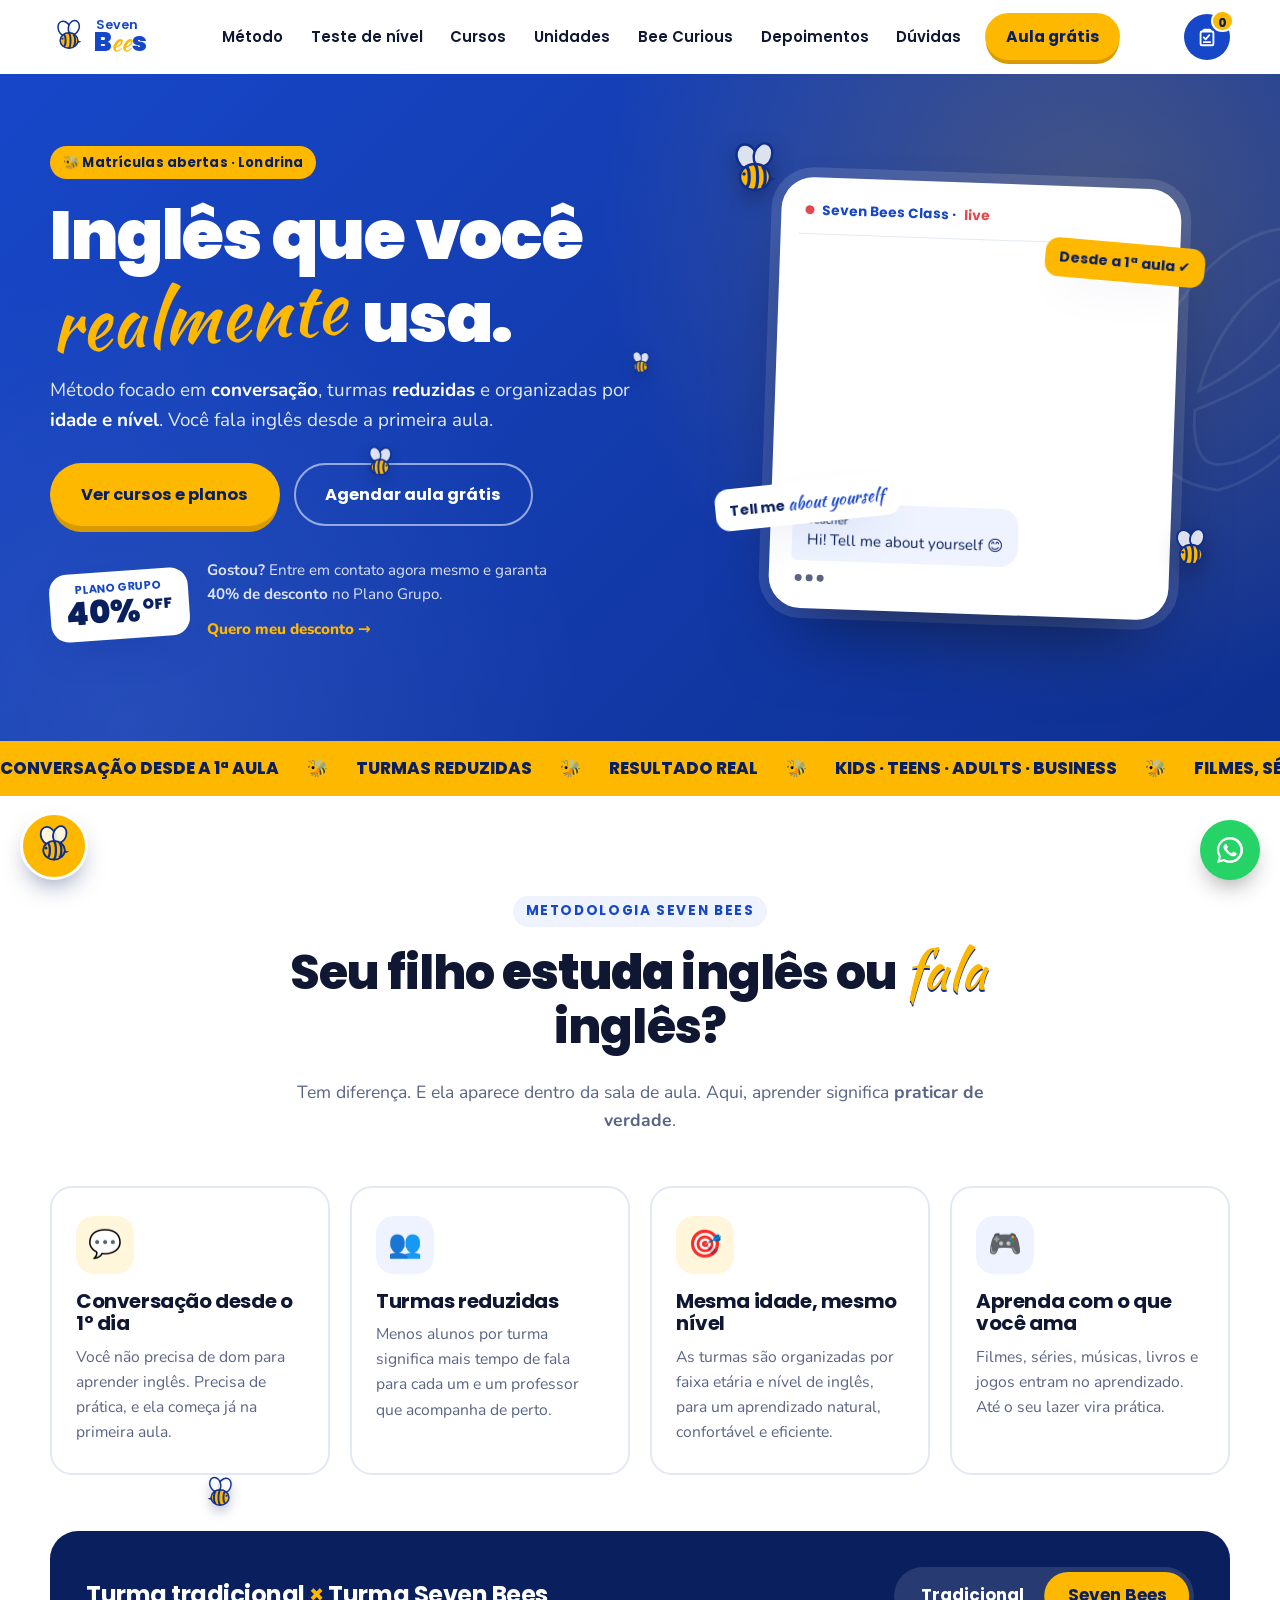
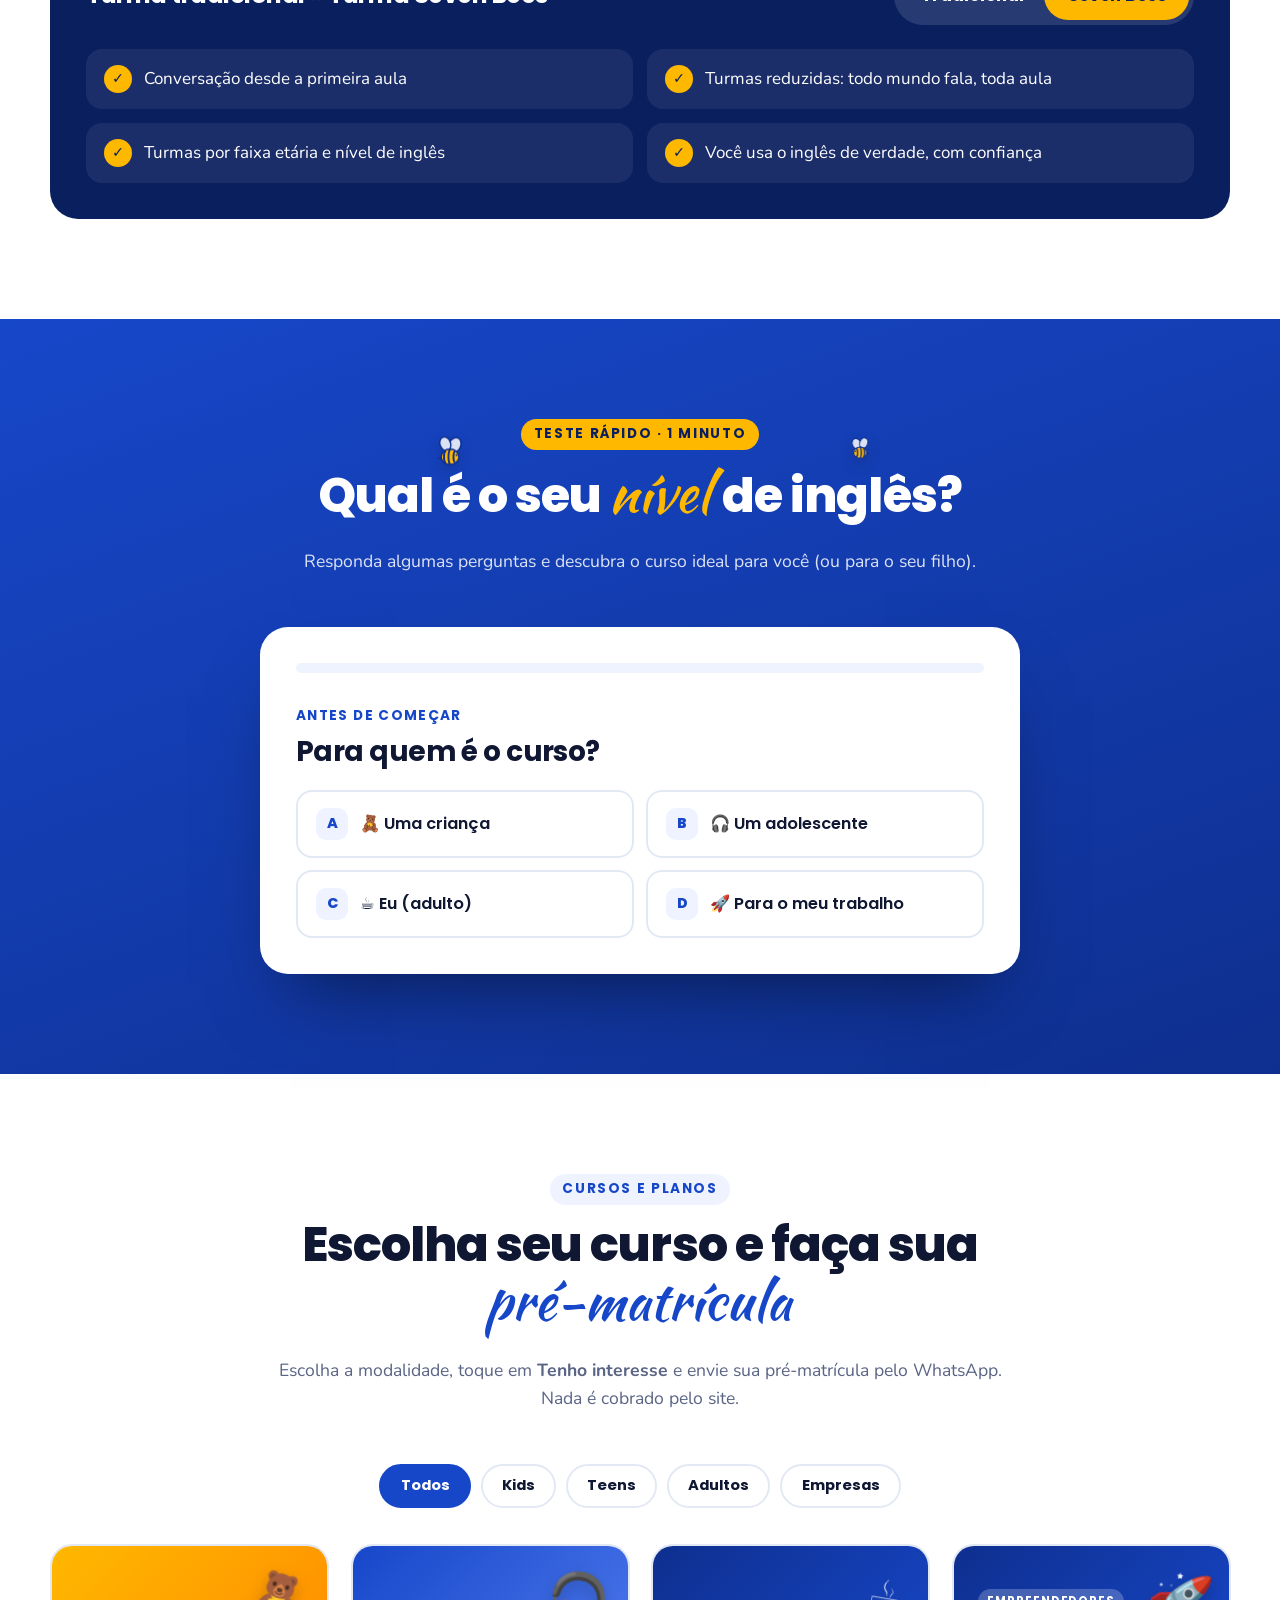
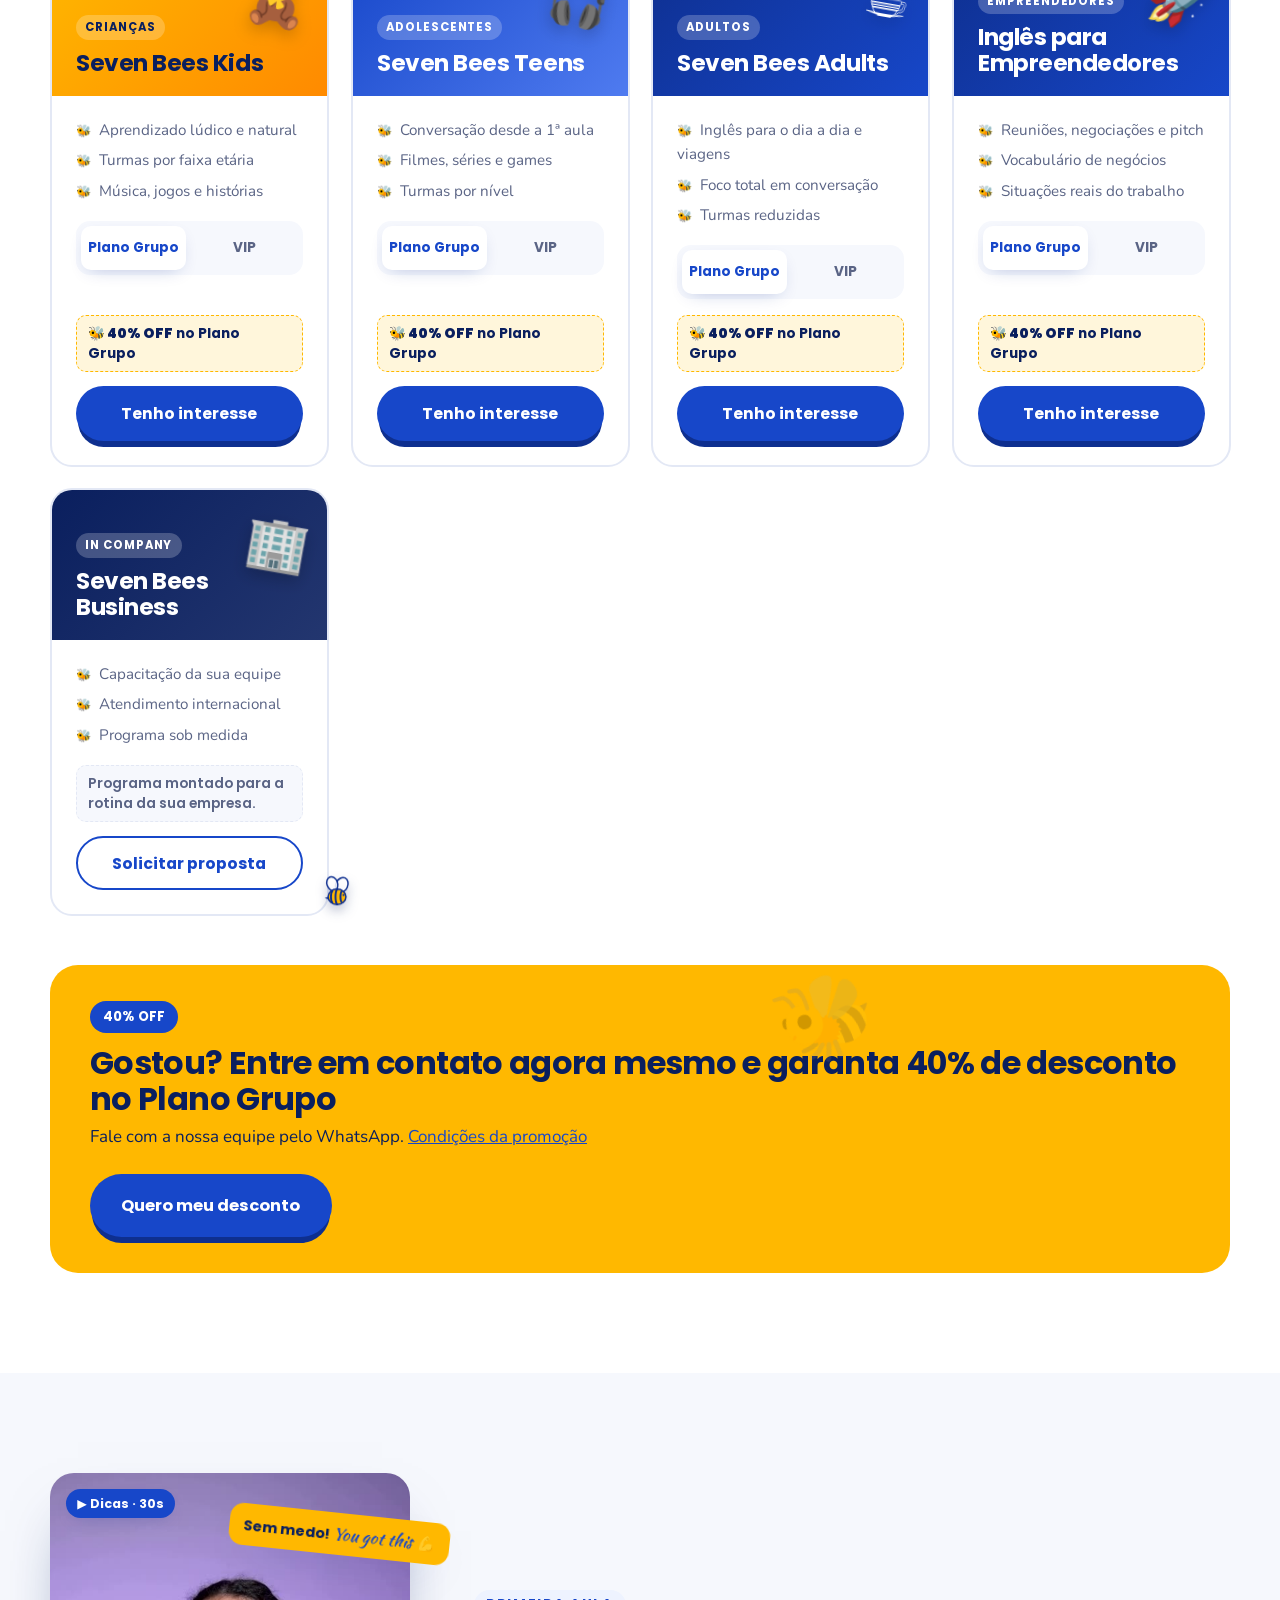
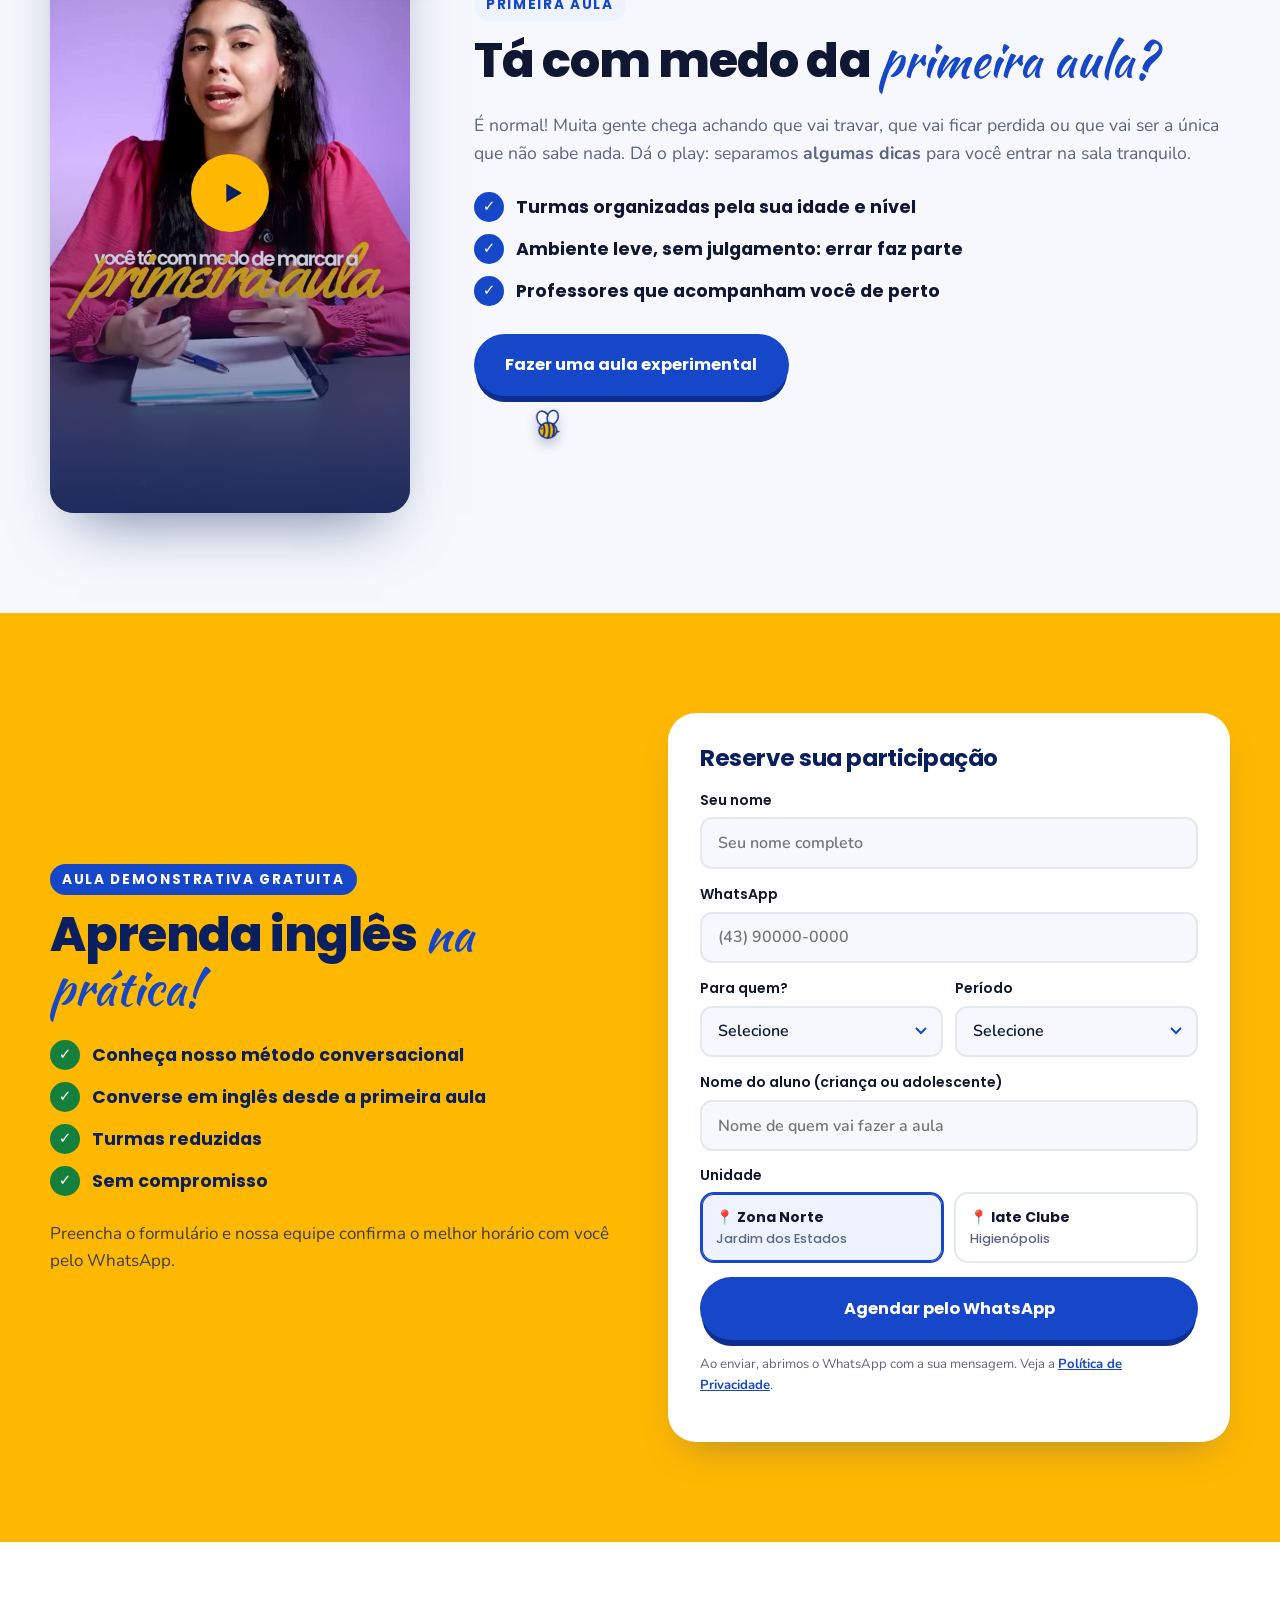
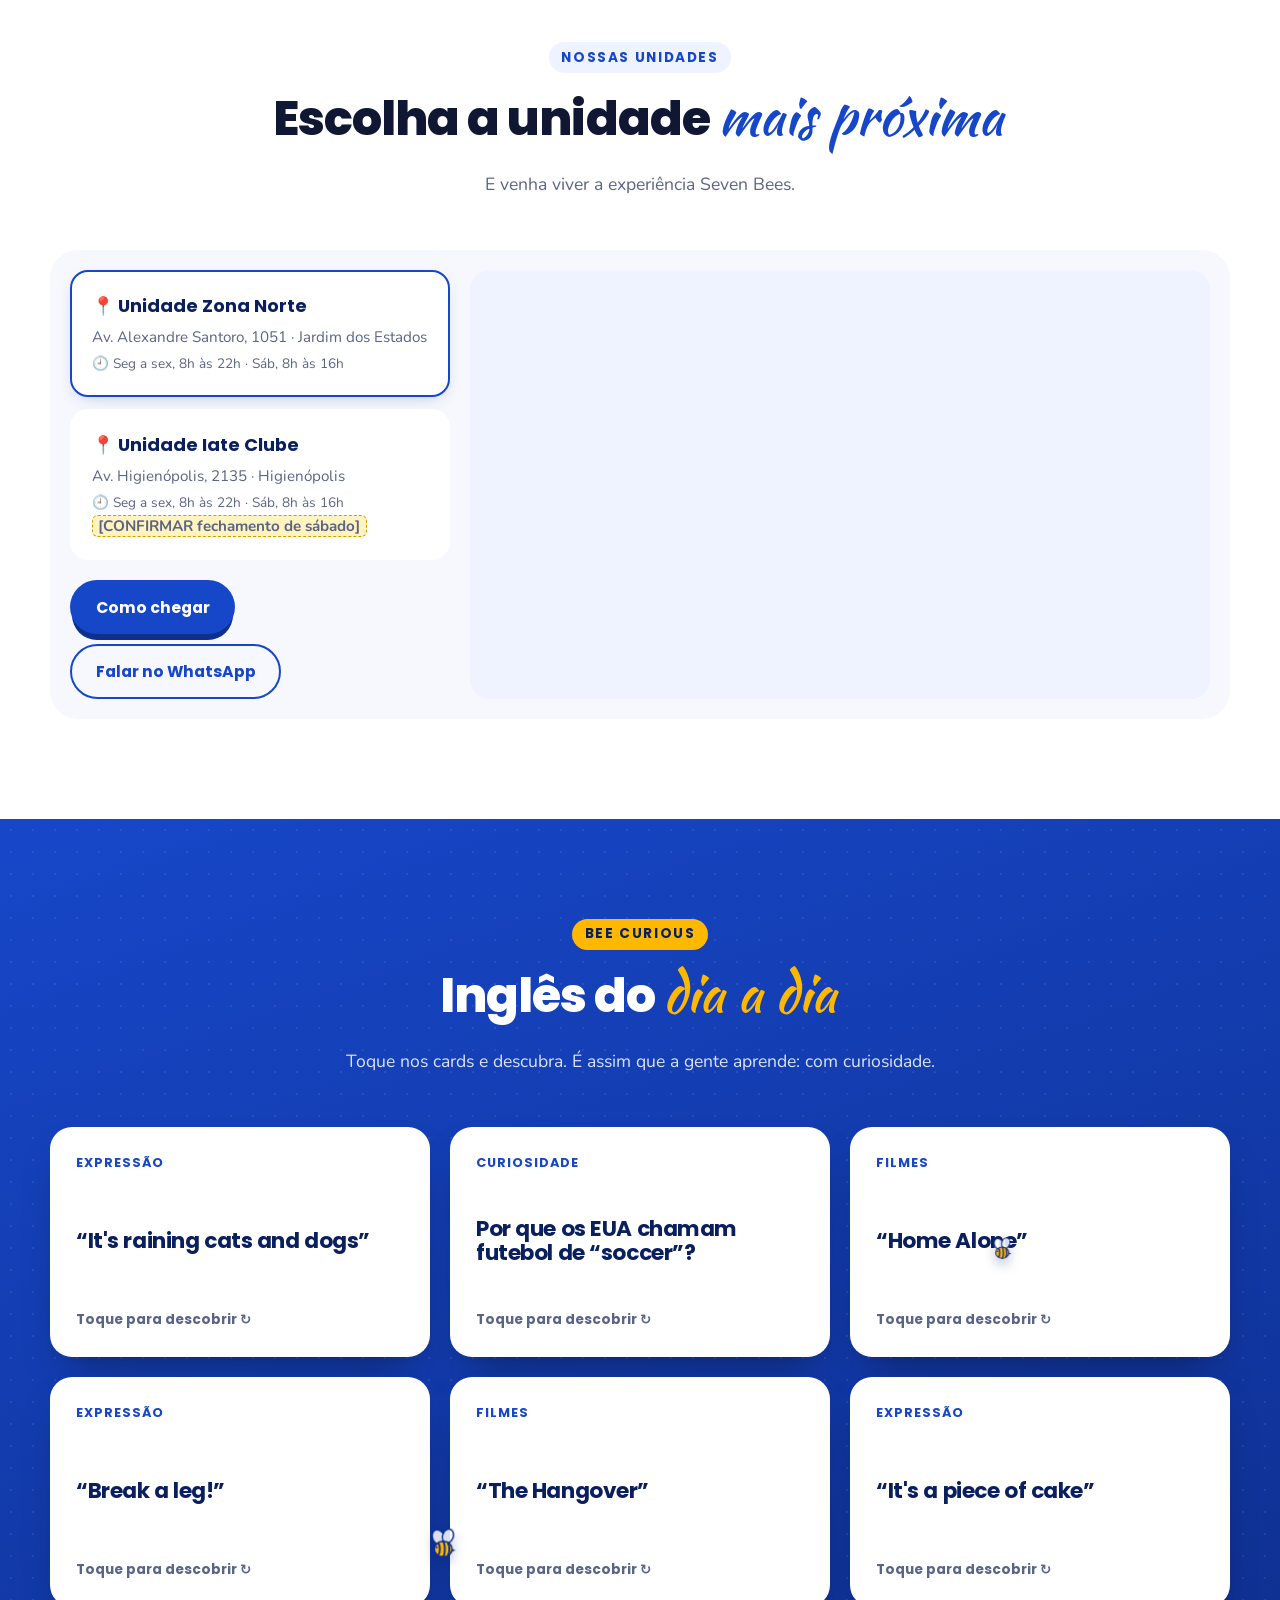
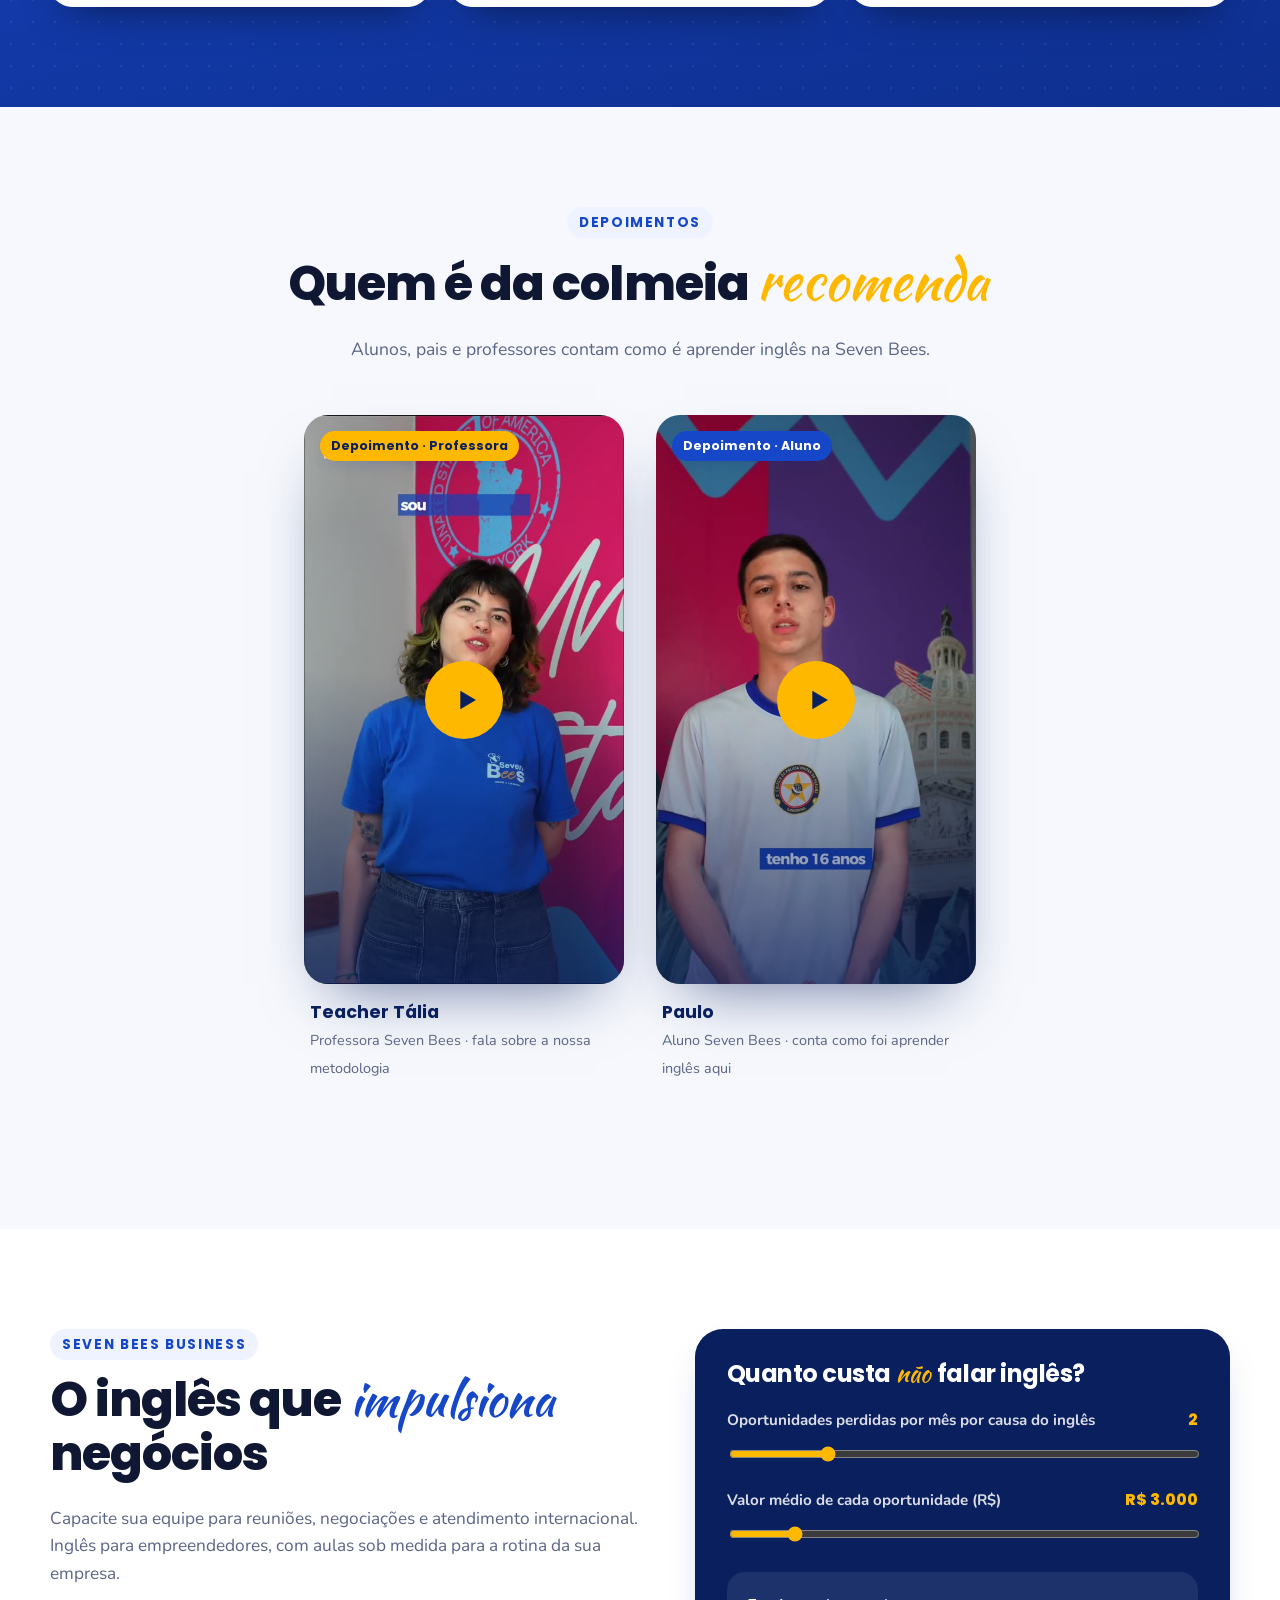
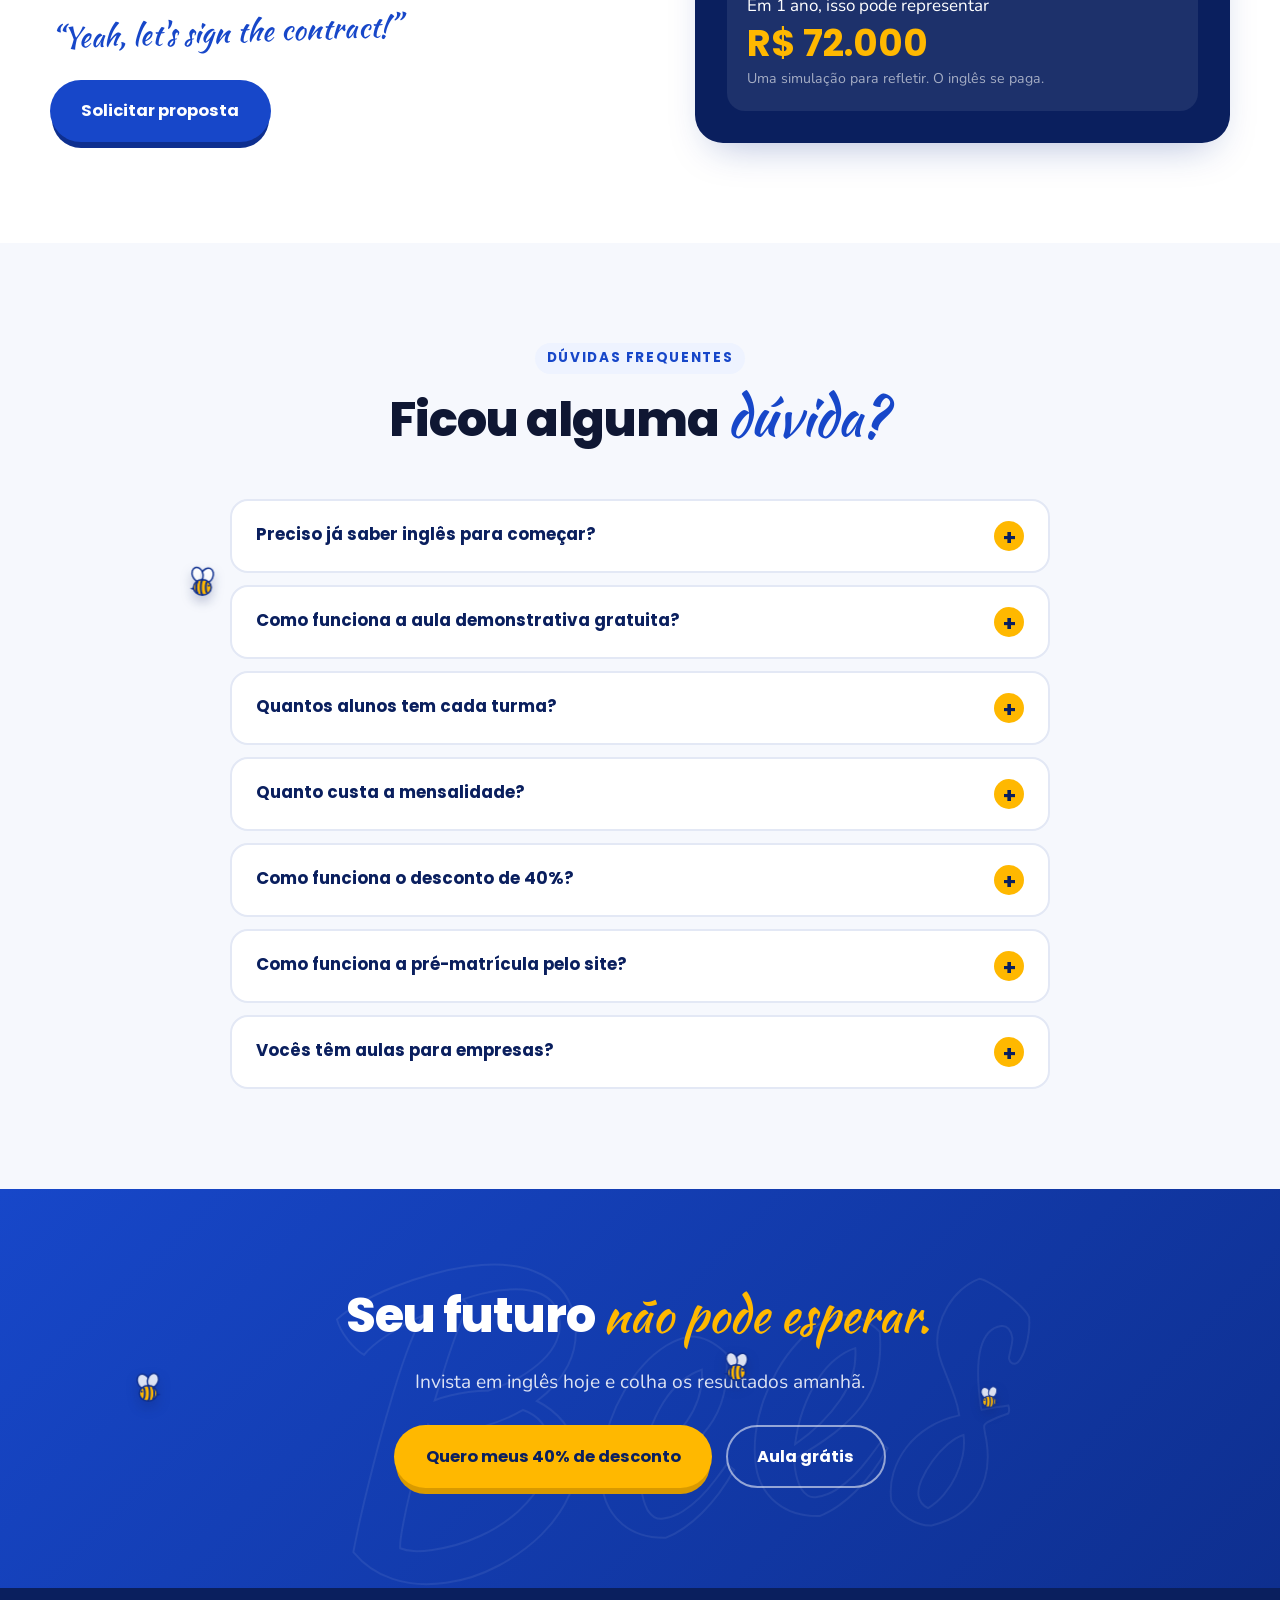
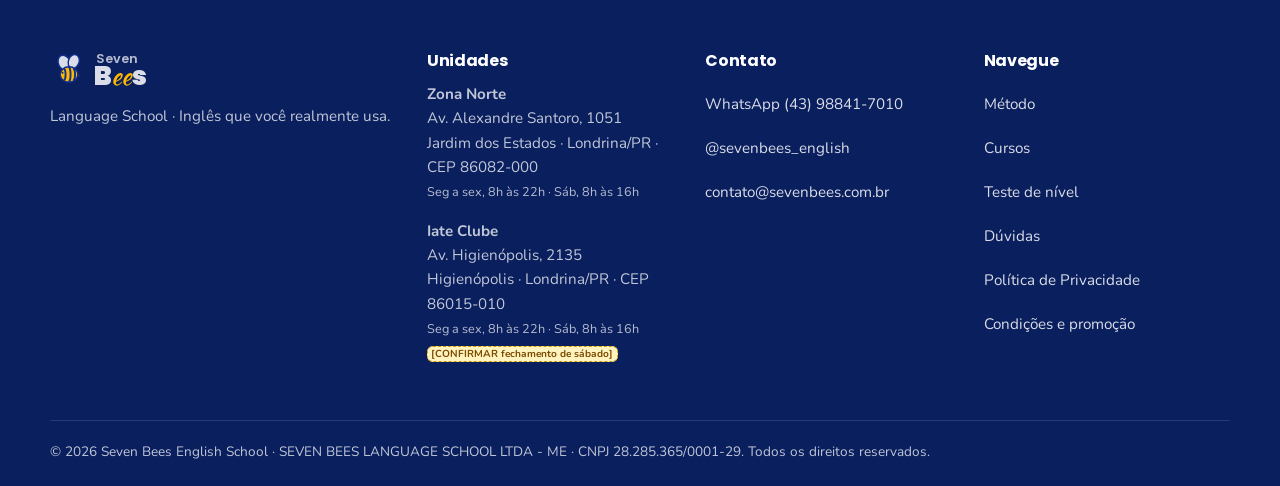
<file: index.html>
<!doctype html>
<html lang="pt-BR">
<head>
  <meta charset="utf-8">
  <meta name="viewport" content="width=device-width, initial-scale=1">
  <title>Seven Bees English School | Inglês que você realmente usa · Londrina</title>
  <meta name="description" content="Escola de inglês em Londrina com método focado em conversação, turmas reduzidas e organizadas por idade e nível. Unidades Zona Norte e Iate Clube. Agende sua aula grátis!">
  <script>document.documentElement.classList.add("js")</script>
  <!-- Domínio da escola: sevenbees.com.br (também no robots.txt e no sitemap.xml) -->
  <link rel="canonical" href="https://sevenbees.com.br/">
  <meta property="og:type" content="website">
  <meta property="og:locale" content="pt_BR">
  <meta property="og:site_name" content="Seven Bees English School">
  <meta property="og:url" content="https://sevenbees.com.br/">
  <meta property="og:title" content="Seven Bees English School · Inglês em Londrina">
  <meta property="og:description" content="Inglês que você realmente usa: conversação desde a 1ª aula e turmas reduzidas. Garanta 40% de desconto no Plano Grupo.">
  <meta property="og:image" content="https://sevenbees.com.br/assets/og-image.jpg">
  <meta property="og:image:width" content="1200">
  <meta property="og:image:height" content="630">
  <meta property="og:image:alt" content="Seven Bees English School: inglês que você realmente usa, em Londrina">
  <meta name="twitter:card" content="summary_large_image">
  <meta name="theme-color" content="#1747C9">
  <link rel="icon" href="assets/favicon.svg" type="image/svg+xml">
  <link rel="apple-touch-icon" href="assets/apple-touch-icon.png">
  <!-- Dados para o Google (copiar aqui se mudar telefone ou endereço no CONFIG do js/main.js) -->
  <script type="application/ld+json">
  {
    "@context": "https://schema.org",
    "@graph": [
      {
        "@type": "EducationalOrganization",
        "@id": "https://sevenbees.com.br/#escola",
        "name": "Seven Bees English School",
        "url": "https://sevenbees.com.br/",
        "logo": "https://sevenbees.com.br/assets/apple-touch-icon.png",
        "image": "https://sevenbees.com.br/assets/og-image.jpg",
        "description": "Escola de inglês em Londrina com método focado em conversação e turmas reduzidas, para crianças, adolescentes, adultos e empresas.",
        "telephone": "+55 43 98841-7010",
        "email": "contato@sevenbees.com.br",
        "sameAs": ["https://www.instagram.com/sevenbees_english/"],
        "department": [{ "@id": "https://sevenbees.com.br/#zona-norte" }, { "@id": "https://sevenbees.com.br/#iate-clube" }]
      },
      {
        "@type": ["LocalBusiness", "EducationalOrganization"],
        "@id": "https://sevenbees.com.br/#zona-norte",
        "name": "Seven Bees English School · Unidade Zona Norte",
        "parentOrganization": { "@id": "https://sevenbees.com.br/#escola" },
        "image": "https://sevenbees.com.br/assets/og-image.jpg",
        "telephone": "+55 43 98841-7010",
        "address": { "@type": "PostalAddress", "streetAddress": "Av. Alexandre Santoro, 1051 - Jardim dos Estados", "addressLocality": "Londrina", "addressRegion": "PR", "postalCode": "86082-000", "addressCountry": "BR" },
        "openingHoursSpecification": [
          { "@type": "OpeningHoursSpecification", "dayOfWeek": ["Monday","Tuesday","Wednesday","Thursday","Friday"], "opens": "08:00", "closes": "22:00" },
          { "@type": "OpeningHoursSpecification", "dayOfWeek": "Saturday", "opens": "08:00", "closes": "16:00" }
        ]
      },
      {
        "@type": ["LocalBusiness", "EducationalOrganization"],
        "@id": "https://sevenbees.com.br/#iate-clube",
        "name": "Seven Bees English School · Unidade Iate Clube",
        "parentOrganization": { "@id": "https://sevenbees.com.br/#escola" },
        "image": "https://sevenbees.com.br/assets/og-image.jpg",
        "telephone": "+55 43 98841-7010",
        "address": { "@type": "PostalAddress", "streetAddress": "Av. Higienópolis, 2135 - Higienópolis", "addressLocality": "Londrina", "addressRegion": "PR", "postalCode": "86015-010", "addressCountry": "BR" },
        "openingHoursSpecification": [
          { "@type": "OpeningHoursSpecification", "dayOfWeek": ["Monday","Tuesday","Wednesday","Thursday","Friday"], "opens": "08:00", "closes": "22:00" }
        ]
      }
    ]
  }
  </script>
  <link rel="preconnect" href="https://fonts.googleapis.com">
  <link rel="preconnect" href="https://fonts.gstatic.com" crossorigin>
  <!-- fontes sem travar a primeira pintura (carregam em paralelo) -->
  <link rel="preload" as="style" href="https://fonts.googleapis.com/css2?family=Poppins:wght@500;600;700;800;900&family=Nunito:wght@400;600;700;800&family=Kaushan+Script&display=swap">
  <link rel="stylesheet" href="https://fonts.googleapis.com/css2?family=Poppins:wght@500;600;700;800;900&family=Nunito:wght@400;600;700;800&family=Kaushan+Script&display=swap" media="print" onload="this.media='all'">
  <noscript><link rel="stylesheet" href="https://fonts.googleapis.com/css2?family=Poppins:wght@500;600;700;800;900&family=Nunito:wght@400;600;700;800&family=Kaushan+Script&display=swap"></noscript>
  <link rel="stylesheet" href="css/style.css">
</head>
<body>

<!-- ============ HEADER ============ -->
<header class="header" id="topo">
  <div class="container header__inner">
    <a href="#topo" class="logo" aria-label="Seven Bees - início">
      <svg class="logo__bee" viewBox="0 0 64 64" aria-hidden="true"><use href="#bee"/></svg>
      <span class="logo__text"><small>Seven</small><b>B<i>ee</i>s</b></span>
    </a>

    <nav class="nav" id="nav" aria-label="Principal">
      <a href="#metodo">Método</a>
      <a href="#teste">Teste de nível</a>
      <a href="#cursos">Cursos</a>
      <a href="#unidades">Unidades</a>
      <a href="#curiosidades">Bee Curious</a>
      <a href="#depoimentos">Depoimentos</a>
      <a href="#faq">Dúvidas</a>
      <a href="#aula-gratis" class="btn btn--yellow nav__cta">Aula grátis</a>
    </nav>

    <div class="header__actions">
      <button class="cart-btn" id="cartOpen" aria-label="Meus cursos de interesse" title="Meus cursos de interesse">
        <svg viewBox="0 0 24 24" aria-hidden="true"><path d="M9 4h6a1 1 0 0 1 1 1v1H8V5a1 1 0 0 1 1-1zM8 6H6.5A1.5 1.5 0 0 0 5 7.5v12A1.5 1.5 0 0 0 6.5 21h11a1.5 1.5 0 0 0 1.5-1.5v-12A1.5 1.5 0 0 0 17.5 6H16M8.5 12.5l2 2 4-4.5M8.5 17.5h7" fill="none" stroke="currentColor" stroke-width="2" stroke-linecap="round" stroke-linejoin="round"/></svg>
        <span class="cart-btn__count" id="cartCount">0</span>
      </button>
      <button class="burger" id="burger" aria-label="Abrir menu" aria-expanded="false" aria-controls="nav"><span></span><span></span><span></span></button>
    </div>
  </div>
</header>

<main>

<!-- ============ HERO ============ -->
<section class="hero" id="inicio" data-bees="2">
  <div class="hero__scribble" aria-hidden="true">ee</div>
  <div class="container hero__grid">
    <div class="hero__copy reveal">
      <span class="pill pill--yellow">🐝 Matrículas abertas · Londrina</span>
      <h1>Inglês que você <span class="script">realmente</span> usa.</h1>
      <p class="hero__lead">Método focado em <strong>conversação</strong>, turmas <strong>reduzidas</strong> e organizadas por <strong>idade e nível</strong>. Você fala inglês desde a primeira aula.</p>
      <div class="hero__ctas">
        <a href="#cursos" class="btn btn--yellow btn--lg">Ver cursos e planos</a>
        <a href="#aula-gratis" class="btn btn--ghost btn--lg">Agendar aula grátis</a>
      </div>
      <div class="hero__promo">
        <div class="promo-tag">
          <span>Plano Grupo</span>
          <strong>40%<sup>OFF</sup></strong>
        </div>
        <p><b>Gostou?</b> Entre em contato agora mesmo e garanta <b>40% de desconto</b> no Plano Grupo. <a class="hero__promo-link" data-wa="promo" href="#aula-gratis">Quero meu desconto →</a></p>
      </div>
    </div>

    <div class="hero__visual reveal" aria-label="Exemplo de conversa em inglês">
      <div class="phone">
        <div class="phone__top"><span class="dot"></span> Seven Bees Class · <em>live</em></div>
        <div class="chat" id="chat"></div>
        <div class="phone__typing" id="typing"><span></span><span></span><span></span></div>
      </div>
      <svg class="float-bee float-bee--1" viewBox="0 0 64 64" aria-hidden="true"><use href="#bee"/></svg>
      <svg class="float-bee float-bee--2" viewBox="0 0 64 64" aria-hidden="true"><use href="#bee"/></svg>
      <div class="sticker sticker--1">Tell me <span class="script">about yourself</span></div>
      <div class="sticker sticker--2">Desde a <b>1ª aula</b> ✔</div>
    </div>
  </div>

  <div class="marquee" aria-hidden="true">
    <div class="marquee__track">
      <span>Conversação desde a 1ª aula</span><span>🐝</span>
      <span>Turmas reduzidas</span><span>🐝</span>
      <span>Resultado real</span><span>🐝</span>
      <span>Kids · Teens · Adults · Business</span><span>🐝</span>
      <span>Filmes, séries, músicas e jogos</span><span>🐝</span>
      <span>Conversação desde a 1ª aula</span><span>🐝</span>
      <span>Turmas reduzidas</span><span>🐝</span>
      <span>Resultado real</span><span>🐝</span>
      <span>Kids · Teens · Adults · Business</span><span>🐝</span>
      <span>Filmes, séries, músicas e jogos</span><span>🐝</span>
    </div>
  </div>
</section>

<!-- ============ MÉTODO ============ -->
<section class="section" id="metodo" data-bees="1">
  <div class="container">
    <div class="section__head reveal">
      <span class="eyebrow">Metodologia Seven Bees</span>
      <h2>Seu filho <em>estuda</em> inglês ou <span class="script">fala</span> inglês?</h2>
      <p>Tem diferença. E ela aparece dentro da sala de aula. Aqui, aprender significa <strong>praticar de verdade</strong>.</p>
    </div>

    <div class="pillars">
      <article class="pillar reveal">
        <div class="pillar__icon">💬</div>
        <h3>Conversação desde o 1º dia</h3>
        <p>Você não precisa de dom para aprender inglês. Precisa de prática, e ela começa já na primeira aula.</p>
      </article>
      <article class="pillar reveal">
        <div class="pillar__icon">👥</div>
        <h3>Turmas reduzidas</h3>
        <p>Menos alunos por turma significa mais tempo de fala para cada um e um professor que acompanha de perto.</p>
      </article>
      <article class="pillar reveal">
        <div class="pillar__icon">🎯</div>
        <h3>Mesma idade, mesmo nível</h3>
        <p>As turmas são organizadas por faixa etária e nível de inglês, para um aprendizado natural, confortável e eficiente.</p>
      </article>
      <article class="pillar reveal">
        <div class="pillar__icon">🎮</div>
        <h3>Aprenda com o que você ama</h3>
        <p>Filmes, séries, músicas, livros e jogos entram no aprendizado. Até o seu lazer vira prática.</p>
      </article>
    </div>

    <!-- Comparativo interativo -->
    <div class="compare reveal">
      <div class="compare__head">
        <h3>Turma tradicional <span>×</span> Turma Seven Bees</h3>
        <div class="switch" role="group" aria-label="Comparar tipos de turma">
          <button type="button" class="switch__btn" data-mode="trad" aria-pressed="false">Tradicional</button>
          <button type="button" class="switch__btn is-active" data-mode="seven" aria-pressed="true">Seven Bees</button>
          <span class="switch__thumb"></span>
        </div>
      </div>
      <ul class="compare__list" id="compareList"></ul>
    </div>
  </div>
</section>

<!-- ============ TESTE DE NÍVEL ============ -->
<section class="section section--blue" id="teste" data-bees="2">
  <div class="container">
    <div class="section__head section__head--light reveal">
      <span class="eyebrow eyebrow--yellow">Teste rápido · 1 minuto</span>
      <h2>Qual é o seu <span class="script">nível</span> de inglês?</h2>
      <p>Responda algumas perguntas e descubra o curso ideal para você (ou para o seu filho).</p>
    </div>

    <div class="quiz reveal" id="quiz">
      <div class="quiz__progress"><span id="quizBar"></span></div>
      <div class="quiz__body" id="quizBody"></div>
    </div>
  </div>
</section>

<!-- ============ CURSOS / LOJA ============ -->
<section class="section" id="cursos" data-bees="1">
  <div class="container">
    <div class="section__head reveal">
      <span class="eyebrow">Cursos e planos</span>
      <h2>Escolha seu curso e faça sua <span class="script">pré-matrícula</span></h2>
      <p>Escolha a modalidade, toque em <b>Tenho interesse</b> e envie sua pré-matrícula pelo WhatsApp. Nada é cobrado pelo site.</p>
    </div>

    <div class="filters reveal" role="group" aria-label="Filtrar cursos">
      <button type="button" class="chip is-active" data-filter="all" aria-pressed="true">Todos</button>
      <button type="button" class="chip" data-filter="kids" aria-pressed="false">Kids</button>
      <button type="button" class="chip" data-filter="teens" aria-pressed="false">Teens</button>
      <button type="button" class="chip" data-filter="adults" aria-pressed="false">Adultos</button>
      <button type="button" class="chip" data-filter="business" aria-pressed="false">Empresas</button>
    </div>

    <div class="courses" id="courses"></div>

    <div class="promo-banner reveal">
      <div>
        <span class="pill pill--blue">40% OFF</span>
        <h3>Gostou? Entre em contato agora mesmo e garanta <strong>40% de desconto</strong> no Plano Grupo</h3>
        <p>Fale com a nossa equipe pelo WhatsApp. <a href="condicoes.html#promocao">Condições da promoção</a></p>
      </div>
      <a class="btn btn--blue btn--lg" data-wa="promo" href="#aula-gratis">Quero meu desconto</a>
    </div>
  </div>
</section>

<!-- ============ MEDO DA PRIMEIRA AULA (vídeo) ============ -->
<section class="section section--soft" id="primeira-aula" data-bees="1">
  <div class="container fear">
    <div class="fear__video reveal">
      <figure class="vcard vcard--lg">
        <video src="assets/videos/dicas-sem-medo.mp4" poster="assets/videos/dicas-sem-medo.jpg" preload="none" playsinline><track kind="captions" src="assets/videos/dicas-sem-medo.vtt" srclang="pt" label="Português" default></video>
        <button class="vcard__cover" aria-label="Assistir: dicas para não ter medo da primeira aula">
          <span class="vcard__play" aria-hidden="true"><svg viewBox="0 0 24 24"><path d="M8 5.5v13l11-6.5z" fill="currentColor"/></svg></span>
          <span class="vcard__badge">▶ Dicas · 30s</span>
        </button>
      </figure>
      <div class="sticker fear__sticker">Sem medo! <span class="script">You got this</span> 💪</div>
    </div>
    <div class="fear__copy reveal">
      <span class="eyebrow">Primeira aula</span>
      <h2>Tá com medo da <span class="script">primeira aula?</span></h2>
      <p class="fear__lead">É normal! Muita gente chega achando que vai travar, que vai ficar perdida ou que vai ser a única que não sabe nada. Dá o play: separamos <b>algumas dicas</b> para você entrar na sala tranquilo.</p>
      <ul class="checks checks--blue">
        <li>Turmas organizadas pela sua idade e nível</li>
        <li>Ambiente leve, sem julgamento: errar faz parte</li>
        <li>Professores que acompanham você de perto</li>
      </ul>
      <div class="hero__ctas" style="margin-bottom:0">
        <a href="#aula-gratis" class="btn btn--blue btn--lg">Fazer uma aula experimental</a>
      </div>
    </div>
  </div>
</section>

<!-- ============ AULA GRÁTIS ============ -->
<section class="section section--yellow" id="aula-gratis">
  <div class="container trial">
    <div class="trial__copy reveal">
      <span class="eyebrow eyebrow--blue">Aula demonstrativa gratuita</span>
      <h2>Aprenda inglês <span class="script">na prática!</span></h2>
      <ul class="checks">
        <li>Conheça nosso método conversacional</li>
        <li>Converse em inglês desde a primeira aula</li>
        <li>Turmas reduzidas</li>
        <li>Sem compromisso</li>
      </ul>
      <p class="trial__note">Preencha o formulário e nossa equipe confirma o melhor horário com você pelo WhatsApp.</p>
    </div>

    <form class="card form reveal" id="trialForm" novalidate>
      <h3>Reserve sua participação</h3>
      <label>Seu nome
        <input name="nome" required autocomplete="name" placeholder="Seu nome completo" data-min="3">
      </label>
      <label>WhatsApp
        <input name="tel" required type="tel" inputmode="tel" autocomplete="tel" placeholder="(43) 90000-0000" data-mask="phone">
      </label>
      <div class="form__row">
        <label>Para quem?
          <select name="publico" required>
            <option value="">Selecione</option>
            <option>Criança (Kids)</option>
            <option>Adolescente (Teens)</option>
            <option>Adulto</option>
            <option>Empresa / equipe</option>
          </select>
        </label>
        <label>Período
          <select name="periodo" required>
            <option value="">Selecione</option>
            <option>Manhã</option>
            <option>Tarde</option>
            <option>Noite</option>
            <option>Sábado</option>
          </select>
        </label>
      </div>
      <label id="trialAluno" hidden>Nome do aluno (criança ou adolescente)
        <input name="aluno" required placeholder="Nome de quem vai fazer a aula" data-min="2">
      </label>
      <fieldset class="radio-cards" id="trialUnits">
        <legend>Unidade</legend>
      </fieldset>
      <button class="btn btn--blue btn--block btn--lg" type="submit">Agendar pelo WhatsApp</button>
      <p class="form__legal">Ao enviar, abrimos o WhatsApp com a sua mensagem. Veja a <a href="privacidade.html">Política de Privacidade</a>.</p>
      <p class="form__msg" role="status" aria-live="polite"></p>
    </form>
  </div>
</section>

<!-- ============ UNIDADES ============ -->
<section class="section" id="unidades">
  <div class="container">
    <div class="section__head reveal">
      <span class="eyebrow">Nossas unidades</span>
      <h2>Escolha a unidade <span class="script">mais próxima</span></h2>
      <p>E venha viver a experiência Seven Bees.</p>
    </div>

    <div class="units reveal">
      <div class="units__tabs">
        <div class="units__list" id="unitTabs" role="group" aria-label="Escolher unidade"></div>
        <div class="units__info">
          <a class="btn btn--blue" id="unitRoute" target="_blank" rel="noopener">Como chegar</a>
          <a class="btn btn--outline" data-wa="Olá! Vim pelo site da Seven Bees e queria falar com a unidade." href="#aula-gratis">Falar no WhatsApp</a>
        </div>
      </div>
      <div class="units__map">
        <iframe id="unitMap" title="Mapa da unidade" loading="lazy" referrerpolicy="no-referrer-when-downgrade"></iframe>
      </div>
    </div>
  </div>
</section>

<!-- ============ CURIOSIDADES ============ -->
<section class="section section--blue section--texture" id="curiosidades" data-bees="2">
  <div class="container">
    <div class="section__head section__head--light reveal">
      <span class="eyebrow eyebrow--yellow">Bee Curious</span>
      <h2>Inglês do <span class="script">dia a dia</span></h2>
      <p>Toque nos cards e descubra. É assim que a gente aprende: com curiosidade.</p>
    </div>
    <div class="flips" id="flips"></div>
  </div>
</section>

<!-- ============ DEPOIMENTOS ============ -->
<section class="section section--soft" id="depoimentos">
  <div class="container">
    <div class="section__head reveal">
      <span class="eyebrow">Depoimentos</span>
      <h2>Quem é da colmeia <span class="script">recomenda</span></h2>
      <p>Alunos, pais e professores contam como é aprender inglês na Seven Bees.</p>
    </div>
    <div class="vtesti reveal">
      <figure class="vcard">
        <video src="assets/videos/professora.mp4" poster="assets/videos/professora.jpg" preload="none" playsinline><track kind="captions" src="assets/videos/professora.vtt" srclang="pt" label="Português" default></video>
        <button class="vcard__cover" aria-label="Assistir depoimento da professora Tália">
          <span class="vcard__play" aria-hidden="true"><svg viewBox="0 0 24 24"><path d="M8 5.5v13l11-6.5z" fill="currentColor"/></svg></span>
          <span class="vcard__badge vcard__badge--yellow">Depoimento · Professora</span>
        </button>
        <figcaption><strong>Teacher Tália</strong><small>Professora Seven Bees · fala sobre a nossa metodologia</small></figcaption>
      </figure>
      <figure class="vcard">
        <video src="assets/videos/depoimento-aluno.mp4" poster="assets/videos/depoimento-aluno.jpg" preload="none" playsinline><track kind="captions" src="assets/videos/depoimento-aluno.vtt" srclang="pt" label="Português" default></video>
        <button class="vcard__cover" aria-label="Assistir depoimento do aluno Paulo">
          <span class="vcard__play" aria-hidden="true"><svg viewBox="0 0 24 24"><path d="M8 5.5v13l11-6.5z" fill="currentColor"/></svg></span>
          <span class="vcard__badge">Depoimento · Aluno</span>
        </button>
        <figcaption><strong>Paulo</strong><small>Aluno Seven Bees · conta como foi aprender inglês aqui</small></figcaption>
      </figure>
    </div>
    <div class="testi reveal" id="testiText" hidden>
      <button class="testi__arrow testi__arrow--prev" aria-label="Depoimento anterior">‹</button>
      <div class="testi__track" id="testiTrack" tabindex="0" aria-label="Depoimentos"></div>
      <button class="testi__arrow testi__arrow--next" aria-label="Próximo depoimento">›</button>
    </div>
    <div class="testi__dots" id="testiDots" hidden></div>
  </div>
</section>

<!-- ============ EMPRESAS ============ -->
<section class="section" id="empresas">
  <div class="container biz reveal">
    <div class="biz__copy">
      <span class="eyebrow">Seven Bees Business</span>
      <h2>O inglês que <span class="script">impulsiona</span> negócios</h2>
      <p>Capacite sua equipe para reuniões, negociações e atendimento internacional. Inglês para empreendedores, com aulas sob medida para a rotina da sua empresa.</p>
      <p class="biz__quote">“Yeah, let's sign the contract!”</p>
      <a class="btn btn--blue btn--lg" data-wa="Olá! Tenho interesse no inglês para empresas da Seven Bees." href="#faq">Solicitar proposta</a>
    </div>
    <div class="biz__card">
      <div class="calc">
        <h3>Quanto custa <span class="script">não</span> falar inglês?</h3>
        <label>Oportunidades perdidas por mês por causa do inglês
          <input type="range" id="calcOps" min="0" max="10" value="2">
          <output id="calcOpsOut">2</output>
        </label>
        <label>Valor médio de cada oportunidade (R$)
          <input type="range" id="calcVal" min="500" max="20000" step="500" value="3000">
          <output id="calcValOut">R$ 3.000</output>
        </label>
        <div class="calc__result">
          <span>Em 1 ano, isso pode representar</span>
          <strong id="calcResult">R$ 72.000</strong>
          <small>Uma simulação para refletir. O inglês se paga.</small>
        </div>
      </div>
    </div>
  </div>
</section>

<!-- ============ FAQ ============ -->
<section class="section section--soft" id="faq" data-bees="1">
  <div class="container container--narrow">
    <div class="section__head reveal">
      <span class="eyebrow">Dúvidas frequentes</span>
      <h2>Ficou alguma <span class="script">dúvida?</span></h2>
    </div>
    <div class="faq reveal">
      <details>
        <summary>Preciso já saber inglês para começar?</summary>
        <p>Não! Fazemos um nivelamento e você entra em uma turma com alunos do mesmo nível e da mesma faixa etária. Tem turma do zero ao avançado.</p>
      </details>
      <details>
        <summary>Como funciona a aula demonstrativa gratuita?</summary>
        <p>Você participa de uma aula real, conhece o método conversacional e a estrutura da escola, sem compromisso. É só preencher o formulário de <a href="#aula-gratis">aula grátis</a>.</p>
      </details>
      <details>
        <summary>Quantos alunos tem cada turma?</summary>
        <p>Nossas turmas são reduzidas, para garantir que cada aluno tenha tempo de fala e acompanhamento de perto do professor.</p>
      </details>
      <details>
        <summary>Quanto custa a mensalidade?</summary>
        <p>O valor depende do curso e da modalidade (Plano Grupo ou VIP Individual). Chame a gente no <a data-wa="Olá! Queria saber os valores dos cursos da Seven Bees." href="#aula-gratis">WhatsApp</a>: além de tirar suas dúvidas, você garante <b>40% de desconto no Plano Grupo</b>.</p>
      </details>
      <details>
        <summary>Como funciona o desconto de 40%?</summary>
        <p>O desconto de 40% vale para o <b>Plano Grupo</b>. Para garantir o seu, é só entrar em contato pelo WhatsApp ou enviar a pré-matrícula pelo site. As regras completas estão nas <a href="condicoes.html#promocao">condições da promoção</a>. <span class="confirmar">[CONFIRMAR: em quais mensalidades vale e até quando]</span></p>
      </details>
      <details>
        <summary>Como funciona a pré-matrícula pelo site?</summary>
        <p>Toque em <b>Tenho interesse</b> nos cursos que quiser, preencha seus dados e envie pelo WhatsApp. Nossa equipe confirma turma, horário e valores com você. Nada é cobrado pelo site.</p>
      </details>
      <details>
        <summary>Vocês têm aulas para empresas?</summary>
        <p>Sim! Temos o programa Seven Bees Business, com aulas focadas em reuniões, negociações e atendimento internacional. <a href="#empresas">Saiba mais</a>.</p>
      </details>
    </div>
  </div>
</section>

<!-- ============ CTA FINAL ============ -->
<section class="final-cta" id="final" data-bees="3">
  <div class="container final-cta__inner reveal">
    <h2>Seu futuro <span class="script">não pode esperar.</span></h2>
    <p>Invista em inglês hoje e colha os resultados amanhã.</p>
    <div class="hero__ctas">
      <a class="btn btn--yellow btn--lg" data-wa="promo" href="#cursos">Quero meus 40% de desconto</a>
      <a href="#aula-gratis" class="btn btn--ghost btn--lg">Aula grátis</a>
    </div>
  </div>
</section>

</main>

<!-- ============ FOOTER ============ -->
<footer class="footer">
  <div class="container footer__grid">
    <div>
      <a href="#topo" class="logo logo--light">
        <svg class="logo__bee" viewBox="0 0 64 64" aria-hidden="true"><use href="#bee"/></svg>
        <span class="logo__text"><small>Seven</small><b>B<i>ee</i>s</b></span>
      </a>
      <p class="footer__tag">Language School · Inglês que você realmente usa.</p>
    </div>
    <div>
      <h3 class="footer__title">Unidades</h3>
      <div id="footerUnits"></div>
    </div>
    <div>
      <h3 class="footer__title">Contato</h3>
      <ul class="footer__links">
        <li><a data-wa="" data-wa-label href="#aula-gratis">WhatsApp</a></li>
        <li><a data-ig target="_blank" rel="noopener" href="#">Instagram</a></li>
        <li><a data-email href="#">E-mail</a></li>
      </ul>
    </div>
    <div>
      <h3 class="footer__title">Navegue</h3>
      <ul class="footer__links">
        <li><a href="#metodo">Método</a></li>
        <li><a href="#cursos">Cursos</a></li>
        <li><a href="#teste">Teste de nível</a></li>
        <li><a href="#faq">Dúvidas</a></li>
        <li><a href="privacidade.html">Política de Privacidade</a></li>
        <li><a href="condicoes.html">Condições e promoção</a></li>
      </ul>
    </div>
  </div>
  <div class="container footer__bottom">
    <span>© <span id="year"></span> <span id="legal">Seven Bees English School</span>. Todos os direitos reservados.</span>
  </div>
</footer>

<!-- WhatsApp flutuante -->
<a class="wa-float" data-wa="Olá! Vim pelo site da Seven Bees." href="#aula-gratis" aria-label="Falar no WhatsApp">
  <svg viewBox="0 0 32 32" aria-hidden="true"><path fill="currentColor" d="M16 3a13 13 0 0 0-11.2 19.6L3 29l6.6-1.7A13 13 0 1 0 16 3zm0 23.6c-2 0-3.9-.5-5.6-1.5l-.4-.2-3.9 1 1-3.8-.3-.4A10.6 10.6 0 1 1 16 26.6zm5.8-7.9c-.3-.2-1.9-.9-2.2-1s-.5-.2-.7.2-.8 1-1 1.2-.4.2-.7 0a8.7 8.7 0 0 1-4.3-3.8c-.3-.6.3-.5.9-1.7.1-.2 0-.4 0-.5l-1-2.4c-.3-.6-.5-.5-.7-.5h-.6a1.2 1.2 0 0 0-.9.4 3.6 3.6 0 0 0-1.1 2.7 6.3 6.3 0 0 0 1.3 3.3 14.4 14.4 0 0 0 5.5 4.9c2 .9 2.8.9 3.9.8a3.3 3.3 0 0 0 2.1-1.5 2.7 2.7 0 0 0 .2-1.5c-.1-.2-.3-.3-.7-.5z"/></svg>
</a>

<!-- ============ CARRINHO ============ -->
<div class="overlay" id="overlay" hidden></div>
<aside class="drawer" id="cart" role="dialog" aria-modal="true" aria-labelledby="cartTitle" aria-hidden="true">
  <div class="drawer__head">
    <h3 id="cartTitle">Meus cursos de interesse</h3>
    <button type="button" class="icon-btn" id="cartClose" aria-label="Fechar lista">✕</button>
  </div>
  <div class="drawer__body" id="cartItems"></div>
  <div class="drawer__foot">
    <div class="totals" id="cartTotals"></div>
    <button type="button" class="btn btn--yellow btn--block btn--lg" id="checkoutBtn">Fazer pré-matrícula</button>
  </div>
</aside>

<!-- ============ PRÉ-MATRÍCULA ============ -->
<div class="modal" id="checkout" role="dialog" aria-modal="true" aria-labelledby="checkoutTitle" hidden>
  <div class="modal__box">
    <button type="button" class="icon-btn modal__close" data-close aria-label="Fechar pré-matrícula">✕</button>
    <div class="steps" aria-hidden="true"><span class="is-active">1. Dados</span><span>2. Unidade</span><span>3. WhatsApp</span></div>

    <form id="checkoutForm" novalidate>
      <div class="step is-active" data-step="1">
        <h3 id="checkoutTitle">Pré-matrícula · seus dados</h3>
        <label><span id="coAlunoLabel">Nome do aluno</span><input name="aluno" required autocomplete="off" placeholder="Nome completo" data-min="3" enterkeyhint="next"></label>
        <label id="coResp" hidden><span>Nome do responsável <small>(obrigatório para Kids e Teens)</small></span><input name="responsavel" required autocomplete="name" placeholder="Pai, mãe ou responsável legal" data-min="3" enterkeyhint="next"></label>
        <div class="form__row">
          <label>WhatsApp<input name="tel" required type="tel" inputmode="tel" autocomplete="tel" data-mask="phone" placeholder="(43) 90000-0000" enterkeyhint="next"></label>
          <label><span>E-mail <small>(opcional)</small></span><input name="email" type="email" autocomplete="email" placeholder="voce@email.com" enterkeyhint="next"></label>
        </div>
        <button type="submit" class="btn btn--blue btn--block btn--lg">Continuar</button>
        <p class="form__msg" role="status" aria-live="polite"></p>
      </div>

      <div class="step" data-step="2">
        <h3>Preferências</h3>
        <fieldset class="radio-cards" id="coUnits">
          <legend>Unidade</legend>
        </fieldset>
        <label>Melhor período
          <select name="periodo" required>
            <option value="">Selecione</option><option>Manhã</option><option>Tarde</option><option>Noite</option><option>Sábado</option>
          </select>
        </label>
        <div class="summary" id="checkoutSummary"></div>
        <label class="check"><input type="checkbox" name="aceite" required> <span>Li e concordo com as <a href="condicoes.html" target="_blank" rel="noopener">condições de matrícula e da promoção</a> e com a <a href="privacidade.html" target="_blank" rel="noopener">Política de Privacidade</a>.</span></label>
        <div class="form__row">
          <button type="button" class="btn btn--outline btn--lg" data-prev>Voltar</button>
          <button type="submit" class="btn btn--yellow btn--lg">Enviar pelo WhatsApp</button>
        </div>
        <p class="form__msg" role="status" aria-live="polite"></p>
      </div>

      <div class="step" data-step="3">
        <div class="success">
          <div class="success__bee"><svg viewBox="0 0 64 64" aria-hidden="true"><use href="#bee"/></svg></div>
          <h3>Falta só um passo! 🐝</h3>
          <p>Abrimos o WhatsApp com a sua pré-matrícula. <b>Toque em Enviar por lá</b> para a nossa equipe confirmar turma, horário e valores com você.</p>
          <a class="btn btn--blue btn--lg" id="orderWa" target="_blank" rel="noopener">Abrir o WhatsApp</a>
          <button type="button" class="btn btn--outline" data-close>Fechar</button>
        </div>
      </div>
    </form>
  </div>
</div>

<!-- Abelha guia -->
<div class="guide" id="guide">
  <div class="guide__bubble" id="guideBubble" role="status">
    <button type="button" class="guide__close" id="guideClose" aria-label="Fechar dica">✕</button>
    <p id="guideText"></p>
    <a href="#" class="guide__action" id="guideAction"></a>
  </div>
  <span class="guide__hello" id="guideHello" hidden>Oi! Sou a <b>Bee</b>. Toque em mim para dicas 🐝</span>
  <button type="button" class="guide__bee" id="guideBee" aria-label="Abelha guia: mostrar uma dica" aria-expanded="false">
    <svg viewBox="0 0 64 64" aria-hidden="true"><use href="#bee"/></svg>
  </button>
</div>

<div class="toast" id="toast" role="status" aria-live="polite"></div>

<!-- Ícone abelha reutilizável -->
<svg width="0" height="0" style="position:absolute" aria-hidden="true">
  <symbol id="bee" viewBox="0 0 64 64">
    <ellipse cx="24" cy="18" rx="10" ry="13" transform="rotate(-25 24 18)" fill="#fff" fill-opacity=".85" stroke="#0E2F8F" stroke-width="2.5"/>
    <ellipse cx="40" cy="16" rx="9" ry="12" transform="rotate(20 40 16)" fill="#fff" fill-opacity=".85" stroke="#0E2F8F" stroke-width="2.5"/>
    <ellipse cx="32" cy="38" rx="15" ry="13" fill="#FFB800" stroke="#0E2F8F" stroke-width="2.5"/>
    <path d="M24 28.5c3 3 3 16 0 19M32 25.5c3.5 4 3.5 21 0 25M40 28.5c3 3 3 16 0 19" fill="none" stroke="#0E2F8F" stroke-width="3.2" stroke-linecap="round"/>
    <path d="M47 38l6 2-6 2" fill="#0E2F8F"/>
    <circle cx="21" cy="35" r="1.8" fill="#0E2F8F"/>
  </symbol>
</svg>

<script src="js/main.js"></script>
</body>
</html>
</file>
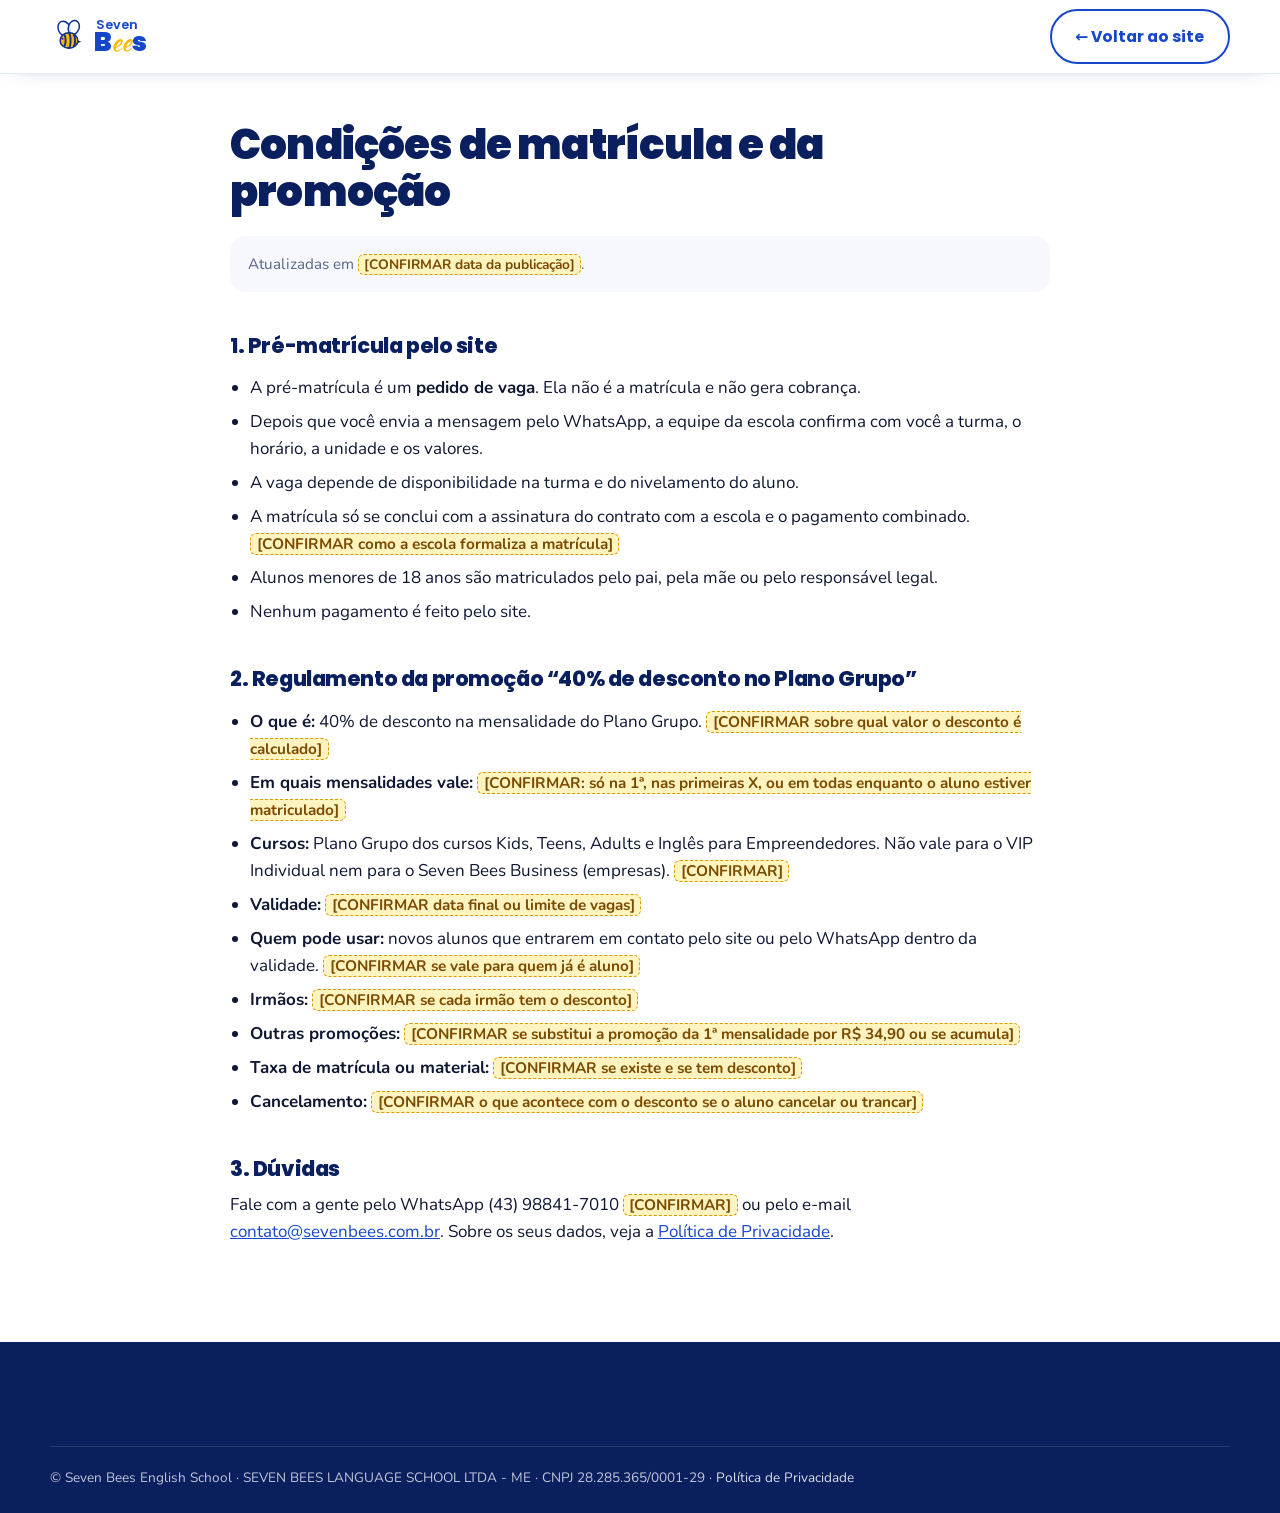
<file: condicoes.html>
<!doctype html>
<html lang="pt-BR">
<head>
  <meta charset="utf-8">
  <meta name="viewport" content="width=device-width, initial-scale=1">
  <title>Condições de matrícula e da promoção | Seven Bees English School</title>
  <meta name="description" content="Como funciona a pré-matrícula pelo site e o regulamento da promoção de 40% no Plano Grupo da Seven Bees.">
  <meta name="robots" content="noindex, follow">
  <meta name="theme-color" content="#1747C9">
  <link rel="icon" href="assets/favicon.svg" type="image/svg+xml">
  <link rel="preconnect" href="https://fonts.googleapis.com">
  <link rel="preconnect" href="https://fonts.gstatic.com" crossorigin>
  <link href="https://fonts.googleapis.com/css2?family=Poppins:wght@600;700;800;900&family=Nunito:wght@400;600;700;800&family=Kaushan+Script&display=swap" rel="stylesheet">
  <link rel="stylesheet" href="css/style.css">
</head>
<body>
<header class="header is-scrolled">
  <div class="container header__inner">
    <a href="index.html" class="logo" aria-label="Seven Bees - voltar ao site">
      <svg class="logo__bee" viewBox="0 0 64 64" aria-hidden="true"><use href="#bee"/></svg>
      <span class="logo__text"><small>Seven</small><b>B<i>ee</i>s</b></span>
    </a>
    <a href="index.html" class="btn btn--outline">← Voltar ao site</a>
  </div>
</header>

<main class="legal-page">
  <div class="container container--narrow">
    <h1>Condições de matrícula e da promoção</h1>
    <p class="note">Atualizadas em <span class="confirmar">[CONFIRMAR data da publicação]</span>.</p>

    <h2 id="matricula">1. Pré-matrícula pelo site</h2>
    <ul>
      <li>A pré-matrícula é um <b>pedido de vaga</b>. Ela não é a matrícula e não gera cobrança.</li>
      <li>Depois que você envia a mensagem pelo WhatsApp, a equipe da escola confirma com você a turma, o horário, a unidade e os valores.</li>
      <li>A vaga depende de disponibilidade na turma e do nivelamento do aluno.</li>
      <li>A matrícula só se conclui com a assinatura do contrato com a escola e o pagamento combinado. <span class="confirmar">[CONFIRMAR como a escola formaliza a matrícula]</span></li>
      <li>Alunos menores de 18 anos são matriculados pelo pai, pela mãe ou pelo responsável legal.</li>
      <li>Nenhum pagamento é feito pelo site.</li>
    </ul>

    <h2 id="promocao">2. Regulamento da promoção “40% de desconto no Plano Grupo”</h2>
    <ul>
      <li><b>O que é:</b> 40% de desconto na mensalidade do Plano Grupo. <span class="confirmar">[CONFIRMAR sobre qual valor o desconto é calculado]</span></li>
      <li><b>Em quais mensalidades vale:</b> <span class="confirmar">[CONFIRMAR: só na 1ª, nas primeiras X, ou em todas enquanto o aluno estiver matriculado]</span></li>
      <li><b>Cursos:</b> Plano Grupo dos cursos Kids, Teens, Adults e Inglês para Empreendedores. Não vale para o VIP Individual nem para o Seven Bees Business (empresas). <span class="confirmar">[CONFIRMAR]</span></li>
      <li><b>Validade:</b> <span class="confirmar">[CONFIRMAR data final ou limite de vagas]</span></li>
      <li><b>Quem pode usar:</b> novos alunos que entrarem em contato pelo site ou pelo WhatsApp dentro da validade. <span class="confirmar">[CONFIRMAR se vale para quem já é aluno]</span></li>
      <li><b>Irmãos:</b> <span class="confirmar">[CONFIRMAR se cada irmão tem o desconto]</span></li>
      <li><b>Outras promoções:</b> <span class="confirmar">[CONFIRMAR se substitui a promoção da 1ª mensalidade por R$ 34,90 ou se acumula]</span></li>
      <li><b>Taxa de matrícula ou material:</b> <span class="confirmar">[CONFIRMAR se existe e se tem desconto]</span></li>
      <li><b>Cancelamento:</b> <span class="confirmar">[CONFIRMAR o que acontece com o desconto se o aluno cancelar ou trancar]</span></li>
    </ul>

    <h2>3. Dúvidas</h2>
    <p>Fale com a gente pelo WhatsApp (43) 98841-7010 <span class="confirmar">[CONFIRMAR]</span> ou pelo e-mail <a href="mailto:contato@sevenbees.com.br">contato@sevenbees.com.br</a>. Sobre os seus dados, veja a <a href="privacidade.html">Política de Privacidade</a>.</p>
  </div>
</main>

<footer class="footer">
  <div class="container footer__bottom">
    <span>© Seven Bees English School · SEVEN BEES LANGUAGE SCHOOL LTDA - ME · CNPJ 28.285.365/0001-29 · <a href="privacidade.html">Política de Privacidade</a></span>
  </div>
</footer>

<svg width="0" height="0" style="position:absolute" aria-hidden="true">
  <symbol id="bee" viewBox="0 0 64 64">
    <ellipse cx="24" cy="18" rx="10" ry="13" transform="rotate(-25 24 18)" fill="#fff" fill-opacity=".85" stroke="#0E2F8F" stroke-width="2.5"/>
    <ellipse cx="40" cy="16" rx="9" ry="12" transform="rotate(20 40 16)" fill="#fff" fill-opacity=".85" stroke="#0E2F8F" stroke-width="2.5"/>
    <ellipse cx="32" cy="38" rx="15" ry="13" fill="#FFB800" stroke="#0E2F8F" stroke-width="2.5"/>
    <path d="M24 28.5c3 3 3 16 0 19M32 25.5c3.5 4 3.5 21 0 25M40 28.5c3 3 3 16 0 19" fill="none" stroke="#0E2F8F" stroke-width="3.2" stroke-linecap="round"/>
    <path d="M47 38l6 2-6 2" fill="#0E2F8F"/>
    <circle cx="21" cy="35" r="1.8" fill="#0E2F8F"/>
  </symbol>
</svg>
</body>
</html>
</file>
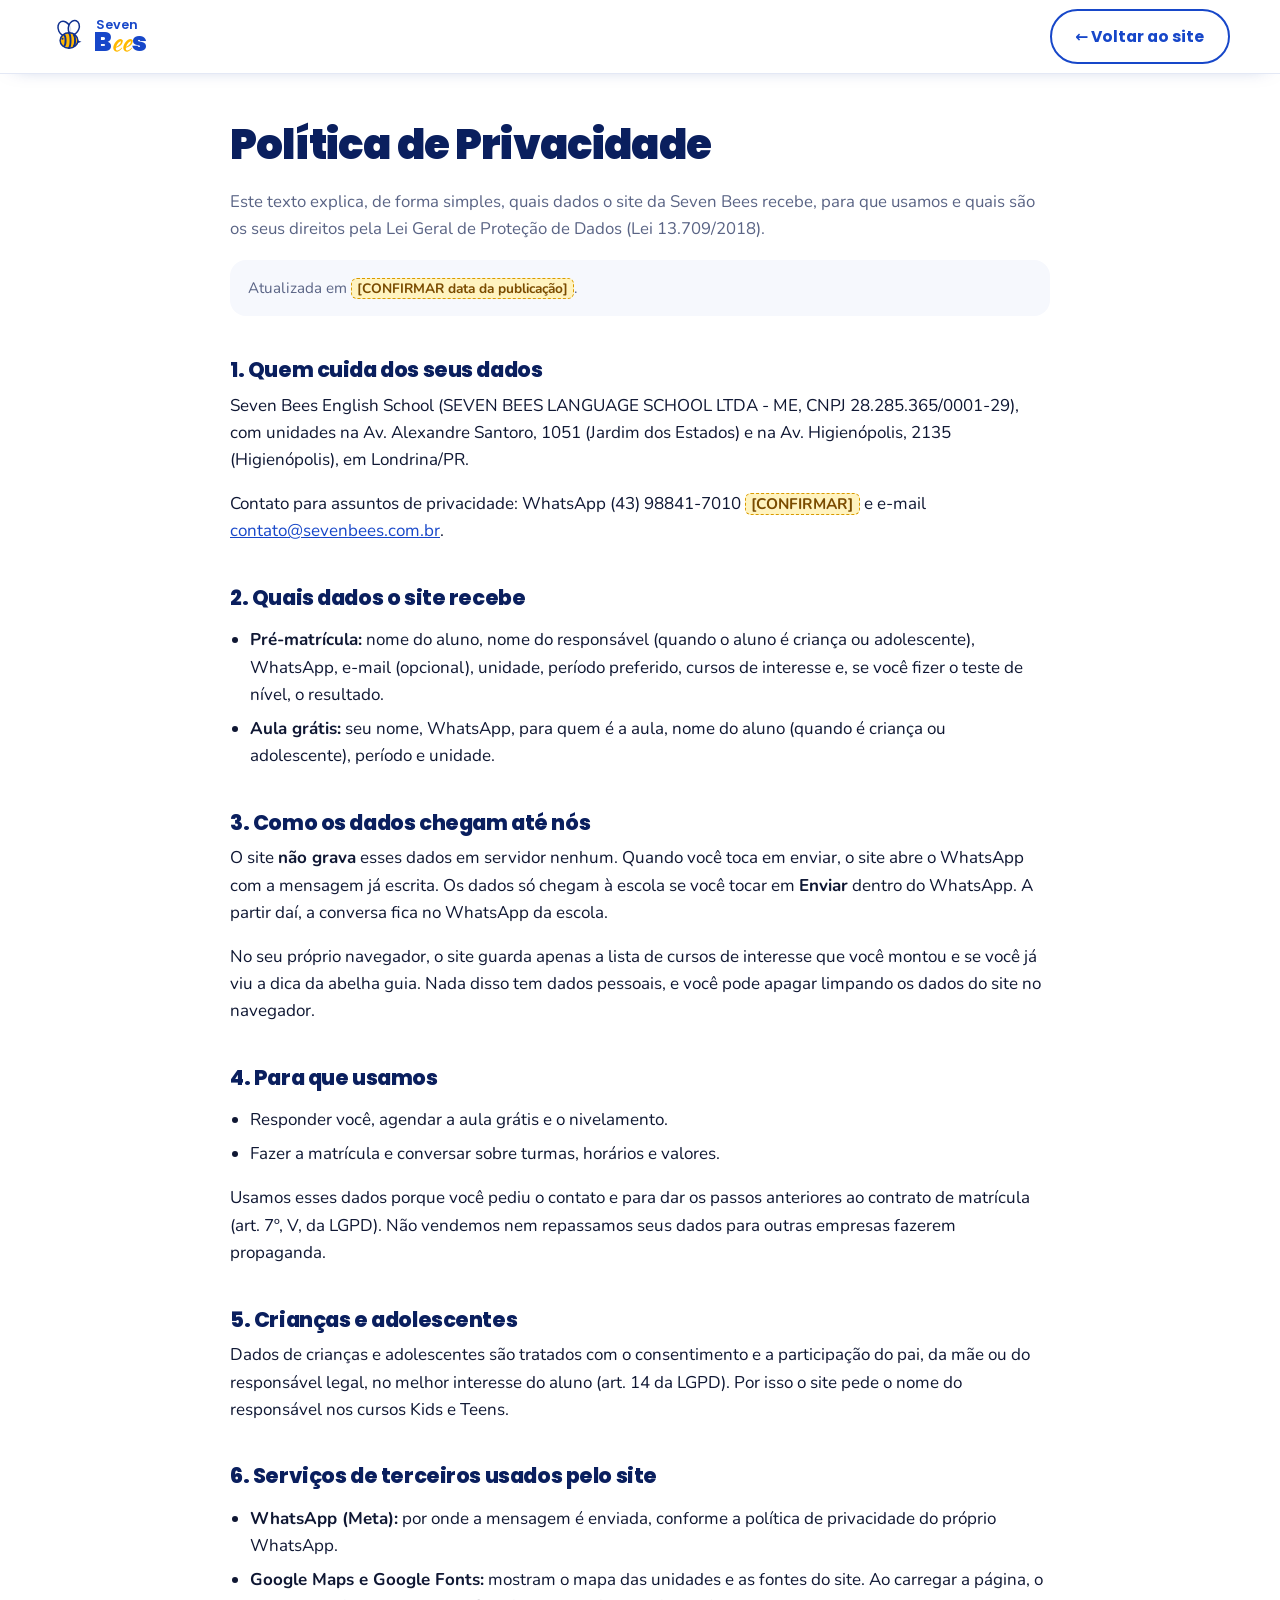
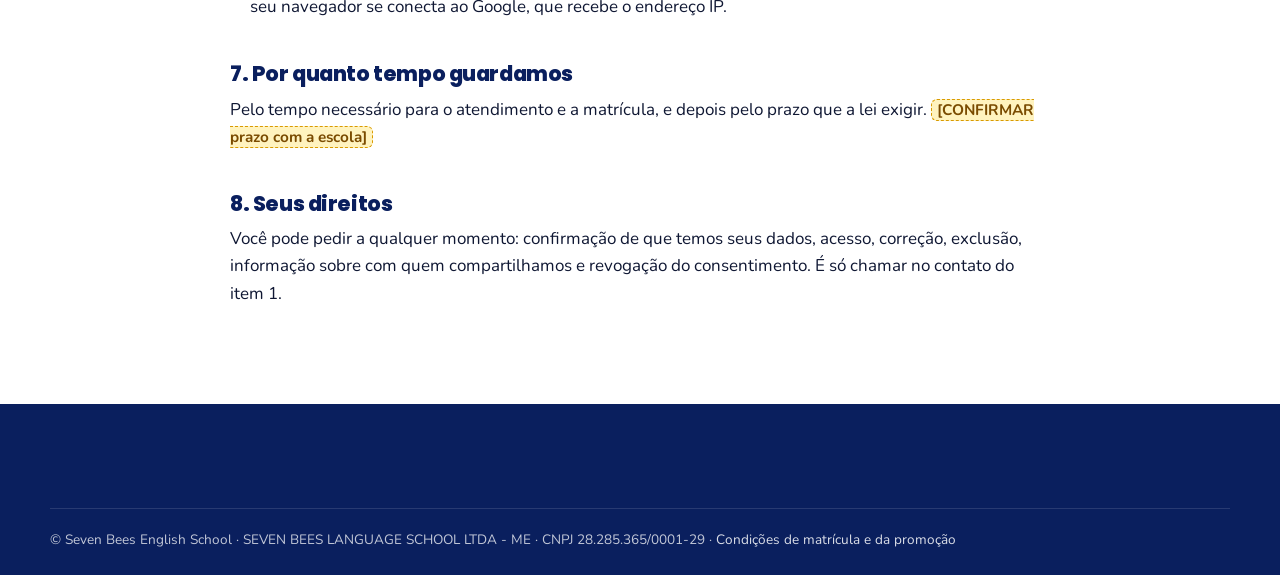
<file: privacidade.html>
<!doctype html>
<html lang="pt-BR">
<head>
  <meta charset="utf-8">
  <meta name="viewport" content="width=device-width, initial-scale=1">
  <title>Política de Privacidade | Seven Bees English School</title>
  <meta name="description" content="Como a Seven Bees English School trata os dados enviados pelo site.">
  <meta name="robots" content="noindex, follow">
  <meta name="theme-color" content="#1747C9">
  <link rel="icon" href="assets/favicon.svg" type="image/svg+xml">
  <link rel="preconnect" href="https://fonts.googleapis.com">
  <link rel="preconnect" href="https://fonts.gstatic.com" crossorigin>
  <link href="https://fonts.googleapis.com/css2?family=Poppins:wght@600;700;800;900&family=Nunito:wght@400;600;700;800&family=Kaushan+Script&display=swap" rel="stylesheet">
  <link rel="stylesheet" href="css/style.css">
</head>
<body>
<header class="header is-scrolled">
  <div class="container header__inner">
    <a href="index.html" class="logo" aria-label="Seven Bees - voltar ao site">
      <svg class="logo__bee" viewBox="0 0 64 64" aria-hidden="true"><use href="#bee"/></svg>
      <span class="logo__text"><small>Seven</small><b>B<i>ee</i>s</b></span>
    </a>
    <a href="index.html" class="btn btn--outline">← Voltar ao site</a>
  </div>
</header>

<main class="legal-page">
  <div class="container container--narrow">
    <h1>Política de Privacidade</h1>
    <p class="lead">Este texto explica, de forma simples, quais dados o site da Seven Bees recebe, para que usamos e quais são os seus direitos pela Lei Geral de Proteção de Dados (Lei 13.709/2018).</p>
    <p class="note">Atualizada em <span class="confirmar">[CONFIRMAR data da publicação]</span>.</p>

    <h2>1. Quem cuida dos seus dados</h2>
    <p>Seven Bees English School (SEVEN BEES LANGUAGE SCHOOL LTDA - ME, CNPJ 28.285.365/0001-29), com unidades na Av. Alexandre Santoro, 1051 (Jardim dos Estados) e na Av. Higienópolis, 2135 (Higienópolis), em Londrina/PR.</p>
    <p>Contato para assuntos de privacidade: WhatsApp (43) 98841-7010 <span class="confirmar">[CONFIRMAR]</span> e e-mail <a href="mailto:contato@sevenbees.com.br">contato@sevenbees.com.br</a>.</p>

    <h2>2. Quais dados o site recebe</h2>
    <ul>
      <li><b>Pré-matrícula:</b> nome do aluno, nome do responsável (quando o aluno é criança ou adolescente), WhatsApp, e-mail (opcional), unidade, período preferido, cursos de interesse e, se você fizer o teste de nível, o resultado.</li>
      <li><b>Aula grátis:</b> seu nome, WhatsApp, para quem é a aula, nome do aluno (quando é criança ou adolescente), período e unidade.</li>
    </ul>

    <h2>3. Como os dados chegam até nós</h2>
    <p>O site <b>não grava</b> esses dados em servidor nenhum. Quando você toca em enviar, o site abre o WhatsApp com a mensagem já escrita. Os dados só chegam à escola se você tocar em <b>Enviar</b> dentro do WhatsApp. A partir daí, a conversa fica no WhatsApp da escola.</p>
    <p>No seu próprio navegador, o site guarda apenas a lista de cursos de interesse que você montou e se você já viu a dica da abelha guia. Nada disso tem dados pessoais, e você pode apagar limpando os dados do site no navegador.</p>

    <h2>4. Para que usamos</h2>
    <ul>
      <li>Responder você, agendar a aula grátis e o nivelamento.</li>
      <li>Fazer a matrícula e conversar sobre turmas, horários e valores.</li>
    </ul>
    <p>Usamos esses dados porque você pediu o contato e para dar os passos anteriores ao contrato de matrícula (art. 7º, V, da LGPD). Não vendemos nem repassamos seus dados para outras empresas fazerem propaganda.</p>

    <h2>5. Crianças e adolescentes</h2>
    <p>Dados de crianças e adolescentes são tratados com o consentimento e a participação do pai, da mãe ou do responsável legal, no melhor interesse do aluno (art. 14 da LGPD). Por isso o site pede o nome do responsável nos cursos Kids e Teens.</p>

    <h2>6. Serviços de terceiros usados pelo site</h2>
    <ul>
      <li><b>WhatsApp (Meta):</b> por onde a mensagem é enviada, conforme a política de privacidade do próprio WhatsApp.</li>
      <li><b>Google Maps e Google Fonts:</b> mostram o mapa das unidades e as fontes do site. Ao carregar a página, o seu navegador se conecta ao Google, que recebe o endereço IP.</li>
    </ul>

    <h2>7. Por quanto tempo guardamos</h2>
    <p>Pelo tempo necessário para o atendimento e a matrícula, e depois pelo prazo que a lei exigir. <span class="confirmar">[CONFIRMAR prazo com a escola]</span></p>

    <h2>8. Seus direitos</h2>
    <p>Você pode pedir a qualquer momento: confirmação de que temos seus dados, acesso, correção, exclusão, informação sobre com quem compartilhamos e revogação do consentimento. É só chamar no contato do item 1.</p>
  </div>
</main>

<footer class="footer">
  <div class="container footer__bottom">
    <span>© Seven Bees English School · SEVEN BEES LANGUAGE SCHOOL LTDA - ME · CNPJ 28.285.365/0001-29 · <a href="condicoes.html">Condições de matrícula e da promoção</a></span>
  </div>
</footer>

<svg width="0" height="0" style="position:absolute" aria-hidden="true">
  <symbol id="bee" viewBox="0 0 64 64">
    <ellipse cx="24" cy="18" rx="10" ry="13" transform="rotate(-25 24 18)" fill="#fff" fill-opacity=".85" stroke="#0E2F8F" stroke-width="2.5"/>
    <ellipse cx="40" cy="16" rx="9" ry="12" transform="rotate(20 40 16)" fill="#fff" fill-opacity=".85" stroke="#0E2F8F" stroke-width="2.5"/>
    <ellipse cx="32" cy="38" rx="15" ry="13" fill="#FFB800" stroke="#0E2F8F" stroke-width="2.5"/>
    <path d="M24 28.5c3 3 3 16 0 19M32 25.5c3.5 4 3.5 21 0 25M40 28.5c3 3 3 16 0 19" fill="none" stroke="#0E2F8F" stroke-width="3.2" stroke-linecap="round"/>
    <path d="M47 38l6 2-6 2" fill="#0E2F8F"/>
    <circle cx="21" cy="35" r="1.8" fill="#0E2F8F"/>
  </symbol>
</svg>
</body>
</html>
</file>
<file: css/style.css>
/* =========================================================
   Seven Bees English School — estilos
   Cores da marca: azul royal + amarelo
   ========================================================= */
:root {
  --blue: #1747C9;
  --blue-700: #0E2F8F;
  --blue-900: #0A1F5E;
  --blue-50: #EEF3FF;
  --yellow: #FFB800;
  --yellow-300: #FFD255;
  --yellow-50: #FFF6DB;
  --ink: #0F1733;
  --muted: #5A6485;
  --line: #E3E8F5;
  --white: #fff;
  --soft: #F6F8FD;
  --green: #15803D; /* era #1FAF5A: reprovava no contraste como texto */
  --red: #C62A2F;   /* era #E5484D */
  --radius: 22px;
  --radius-sm: 14px;
  --shadow: 0 18px 40px -18px rgba(14, 47, 143, .35);
  --shadow-sm: 0 6px 18px -8px rgba(14, 47, 143, .3);
  --font-head: "Poppins", system-ui, sans-serif;
  --font-body: "Nunito", system-ui, sans-serif;
  --font-script: "Kaushan Script", cursive;
  --header-h: 74px;
}

*, *::before, *::after { box-sizing: border-box; }
html { scroll-behavior: smooth; scroll-padding-top: calc(var(--header-h) + 10px); overflow-x: clip; }
body {
  margin: 0; font-family: var(--font-body); color: var(--ink); background: var(--white);
  font-size: 17px; line-height: 1.6; -webkit-font-smoothing: antialiased;
  /* sem overflow-x aqui: ele anulava o cabeçalho fixo (o html já usa overflow-x: clip) */
}
img, svg, iframe { max-width: 100%; display: block; }
a { color: var(--blue); }
h1, h2, h3, h4 { font-family: var(--font-head); line-height: 1.12; margin: 0 0 .5em; letter-spacing: -.02em; }
h1 { font-size: clamp(2.4rem, 5.6vw, 4.3rem); font-weight: 900; }
h2 { font-size: clamp(1.9rem, 4vw, 3rem); font-weight: 800; }
h3 { font-size: 1.25rem; font-weight: 700; }
p { margin: 0 0 1em; }
button { font: inherit; cursor: pointer; }
.sr-only { position: absolute; width: 1px; height: 1px; overflow: hidden; clip: rect(0 0 0 0); }

.container { width: min(1180px, 100% - 32px); margin-inline: auto; }
.container--narrow { width: min(820px, 100% - 32px); }

.script { font-family: var(--font-script); font-weight: 400; color: var(--yellow); letter-spacing: 0; padding-right: .08em; }
h2 em { font-style: normal; font-weight: 900; }

/* ---------- Botões ---------- */
.btn {
  display: inline-flex; align-items: center; justify-content: center; gap: .5em;
  font-family: var(--font-head); font-weight: 700; font-size: .98rem; text-decoration: none;
  padding: .8em 1.5em; border-radius: 999px; border: 2px solid transparent;
  transition: transform .18s ease, box-shadow .18s ease, background .18s ease, color .18s ease;
}
.btn:hover { transform: translateY(-2px); }
.btn:active { transform: translateY(0); }
.btn--lg { padding: 1em 1.8em; font-size: 1.02rem; }
.btn--block { width: 100%; }
.btn--yellow { background: var(--yellow); color: var(--blue-900); box-shadow: 0 8px 0 -2px #D99A00; }
.btn--yellow:hover { box-shadow: 0 10px 0 -2px #D99A00; }
.btn--blue { background: var(--blue); color: #fff; box-shadow: 0 8px 0 -2px var(--blue-700); }
.btn--blue:hover { box-shadow: 0 10px 0 -2px var(--blue-700); }
.btn--ghost { color: #fff; border-color: rgba(255,255,255,.55); }
.btn--ghost:hover { background: rgba(255,255,255,.12); border-color: #fff; }
.btn--outline { color: var(--blue); border-color: var(--blue); background: transparent; }
.btn--outline:hover { background: var(--blue-50); }

.pill {
  display: inline-block; font-family: var(--font-head); font-weight: 700; font-size: .82rem;
  padding: .45em 1em; border-radius: 999px; letter-spacing: .01em;
}
.pill--yellow { background: var(--yellow); color: var(--blue-900); }
.pill--blue { background: var(--blue); color: #fff; }

.eyebrow {
  display: inline-block; font-family: var(--font-head); font-weight: 700; font-size: .85rem;
  text-transform: uppercase; letter-spacing: .12em; color: var(--blue); margin-bottom: .8rem;
  padding: .35em .9em; border-radius: 999px; background: var(--blue-50);
}
.eyebrow--yellow { color: var(--blue-900); background: var(--yellow); }
.eyebrow--blue { color: #fff; background: var(--blue); }

/* ---------- Header ---------- */
.header {
  position: sticky; top: 0; z-index: 50; height: var(--header-h);
  background: rgba(255,255,255,.9); backdrop-filter: blur(12px);
  border-bottom: 1px solid transparent; transition: border-color .2s, box-shadow .2s;
}
.header.is-scrolled { border-color: var(--line); box-shadow: 0 6px 20px -16px rgba(14,47,143,.5); }
.header__inner { height: 100%; display: flex; align-items: center; justify-content: space-between; gap: 20px; }

.logo { display: flex; align-items: center; gap: 6px; text-decoration: none; color: var(--blue); }
.logo__bee { width: 38px; height: 38px; animation: hover-bee 3s ease-in-out infinite; }
.logo__text { display: flex; flex-direction: column; line-height: .85; font-family: var(--font-head); }
.logo__text small { font-weight: 600; font-size: .8rem; margin-left: 2px; }
.logo__text b { font-weight: 900; font-size: 1.65rem; letter-spacing: -.03em; }
.logo__text i { font-family: var(--font-script); font-style: normal; font-weight: 400; color: var(--yellow); }
.logo--light { color: #fff; }

.nav { display: flex; align-items: center; gap: 4px; }
.nav a:not(.btn) {
  font-family: var(--font-head); font-weight: 600; font-size: .93rem; color: var(--ink);
  text-decoration: none; padding: .5em .8em; border-radius: 999px; transition: background .15s, color .15s;
}
.nav a:not(.btn):hover { background: var(--blue-50); color: var(--blue); }
.nav__cta { margin-left: 8px; padding: .6em 1.2em; box-shadow: 0 5px 0 -1px #D99A00; }

.header__actions { display: flex; align-items: center; gap: 8px; }
.cart-btn {
  position: relative; width: 46px; height: 46px; border-radius: 50%; border: 0;
  background: var(--blue); color: #fff; display: grid; place-items: center; transition: transform .2s;
}
.cart-btn svg { width: 22px; height: 22px; }
.cart-btn:hover { transform: scale(1.06); }
.cart-btn__count {
  position: absolute; top: -4px; right: -4px; min-width: 22px; height: 22px; padding: 0 5px;
  border-radius: 999px; background: var(--yellow); color: var(--blue-900);
  font: 800 .75rem/22px var(--font-head); text-align: center; border: 2px solid #fff;
}
.cart-btn.bump { animation: bump .45s ease; }
.burger { display: none; width: 46px; height: 46px; border: 0; border-radius: 50%; background: var(--blue-50); padding: 0; }
.burger span { display: block; width: 20px; height: 2.5px; background: var(--blue); margin: 4px auto; border-radius: 2px; transition: transform .25s, opacity .2s; }
.burger[aria-expanded="true"] span:nth-child(1) { transform: translateY(6.5px) rotate(45deg); }
.burger[aria-expanded="true"] span:nth-child(2) { opacity: 0; }
.burger[aria-expanded="true"] span:nth-child(3) { transform: translateY(-6.5px) rotate(-45deg); }

/* ---------- Hero ---------- */
.hero {
  position: relative; overflow: hidden; color: #fff;
  background:
    radial-gradient(circle at 85% 20%, rgba(255,184,0,.22), transparent 40%),
    radial-gradient(circle at 10% 90%, rgba(255,255,255,.08), transparent 35%),
    linear-gradient(135deg, var(--blue) 0%, var(--blue-700) 100%);
}
.hero__scribble {
  position: absolute; right: -2%; top: -6%; font-family: var(--font-script); font-size: clamp(18rem, 40vw, 34rem);
  color: transparent; -webkit-text-stroke: 3px rgba(255,255,255,.08); line-height: 1; pointer-events: none; user-select: none;
}
.hero__grid { position: relative; display: grid; grid-template-columns: 1.1fr .9fr; gap: 48px; align-items: center; padding: 72px 0 90px; }
.hero h1 { margin: 18px 0 18px; }
.hero h1 .script { display: inline-block; transform: rotate(-4deg); font-size: 1.08em; }
.hero__lead { font-size: 1.18rem; color: rgba(255,255,255,.88); max-width: 34em; }
.hero__lead strong { color: #fff; }
.hero__ctas { display: flex; flex-wrap: wrap; gap: 14px; margin: 28px 0 32px; }

.hero__promo { display: flex; align-items: center; gap: 18px; max-width: 520px; }
.hero__promo p { margin: 0; font-size: .95rem; color: rgba(255,255,255,.85); }
.promo-tag {
  flex: none; display: grid; justify-items: center; background: #fff; color: var(--blue-900);
  border-radius: 18px; padding: 10px 16px; transform: rotate(-4deg); box-shadow: var(--shadow);
  font-family: var(--font-head); line-height: 1.1;
}
.promo-tag span { font-size: .7rem; font-weight: 700; text-transform: uppercase; color: var(--blue); }
.promo-tag strong { font-size: 2rem; font-weight: 900; }
.promo-tag sup { font-size: .45em; margin-left: 2px; }
.hero__promo-link { display: inline-flex; align-items: center; min-height: 44px; color: var(--yellow); font-weight: 800; text-decoration: none; }
.hero__promo-link:hover { text-decoration: underline; }

.hero__visual { position: relative; justify-self: center; width: min(400px, 100%); }
.phone {
  position: relative; background: #fff; color: var(--ink); border-radius: 32px; padding: 18px;
  box-shadow: 0 40px 80px -30px rgba(0,0,0,.55), 0 0 0 10px rgba(255,255,255,.12);
  transform: rotate(2deg);
}
.phone__top { font-family: var(--font-head); font-weight: 700; font-size: .85rem; color: var(--blue); display: flex; align-items: center; gap: 8px; padding: 4px 6px 12px; border-bottom: 1px solid var(--line); }
.phone__top em { font-style: normal; color: #E5484D; }
.dot { width: 9px; height: 9px; border-radius: 50%; background: #E5484D; animation: pulse 1.4s infinite; }
.chat { display: flex; flex-direction: column; gap: 10px; height: 330px; overflow: hidden; padding: 14px 4px 4px; justify-content: flex-end; }
.chat > .msg { flex: none; }
.chat { -webkit-mask-image: linear-gradient(to bottom, transparent 0, #000 36px); mask-image: linear-gradient(to bottom, transparent 0, #000 36px); }
.msg { max-width: 82%; padding: .65em 1em; border-radius: 18px; font-size: .95rem; line-height: 1.35; animation: pop .35s cubic-bezier(.2,1.4,.5,1) both; }
.msg small { display: block; font-size: .72rem; opacity: .7; font-weight: 700; margin-bottom: 2px; }
.msg--teacher { background: var(--blue-50); color: var(--blue-900); align-self: flex-start; border-bottom-left-radius: 6px; }
.msg--student { background: var(--yellow); color: var(--blue-900); align-self: flex-end; border-bottom-right-radius: 6px; }
.phone__typing { display: flex; gap: 4px; padding: 10px 8px 2px; height: 26px; opacity: 0; transition: opacity .2s; }
.phone__typing.is-on { opacity: 1; }
.phone__typing span { width: 7px; height: 7px; border-radius: 50%; background: var(--muted); animation: typing 1s infinite; }
.phone__typing span:nth-child(2) { animation-delay: .15s; }
.phone__typing span:nth-child(3) { animation-delay: .3s; }

.float-bee { position: absolute; width: 64px; height: 64px; filter: drop-shadow(0 8px 10px rgba(0,0,0,.25)); }
.float-bee--1 { top: -44px; left: -52px; animation: fly1 7s ease-in-out infinite; }
.float-bee--2 { bottom: 40px; right: -40px; width: 48px; height: 48px; animation: fly2 9s ease-in-out infinite; }
.sticker {
  position: absolute; background: #fff; color: var(--blue-900); font-family: var(--font-head); font-weight: 700;
  padding: .55em 1em; border-radius: 14px; box-shadow: var(--shadow); font-size: .9rem; white-space: nowrap;
}
.sticker .script { color: var(--blue); font-size: 1.15em; }
.sticker--1 { left: -60px; bottom: 90px; transform: rotate(-6deg); animation: hover-bee 5s ease-in-out infinite; }
.sticker--2 { right: -30px; top: 60px; background: var(--yellow); transform: rotate(5deg); }

.marquee { background: var(--yellow); color: var(--blue-900); overflow: hidden; padding: 14px 0; }
.marquee__track { display: flex; gap: 28px; width: max-content; animation: marquee 30s linear infinite; font-family: var(--font-head); font-weight: 800; font-size: 1.05rem; text-transform: uppercase; white-space: nowrap; }

/* ---------- Seções ---------- */
.section { padding: 100px 0; position: relative; }
.section--blue { background: linear-gradient(160deg, var(--blue) 0%, var(--blue-700) 100%); color: #fff; }
.section--yellow { background: var(--yellow); }
.section--soft { background: var(--soft); }
.section--texture { background-image: radial-gradient(rgba(255,255,255,.08) 1.5px, transparent 1.5px), linear-gradient(160deg, var(--blue) 0%, var(--blue-700) 100%); background-size: 22px 22px, auto; }
.section__head { text-align: center; max-width: 760px; margin: 0 auto 52px; }
.section__head p { color: var(--muted); font-size: 1.1rem; }
.section__head--light p { color: rgba(255,255,255,.85); }
.section__head h2 .script { font-size: 1.12em; }
#metodo .section__head h2 .script, #cursos .section__head h2 .script, #unidades .section__head h2 .script, #faq .section__head h2 .script, #empresas h2 .script { color: var(--blue); }
#metodo .section__head h2 .script { color: var(--yellow); -webkit-text-stroke: 0; text-shadow: 0 2px 0 var(--blue-700); }

/* Pilares */
.pillars { display: grid; grid-template-columns: repeat(4, 1fr); gap: 20px; }
.pillar {
  background: #fff; border: 2px solid var(--line); border-radius: var(--radius); padding: 28px 24px;
  transition: transform .25s, border-color .25s, box-shadow .25s;
}
.pillar:hover { transform: translateY(-6px) rotate(-.5deg); border-color: var(--yellow); box-shadow: var(--shadow); }
.pillar__icon { width: 58px; height: 58px; border-radius: 18px; background: var(--yellow-50); display: grid; place-items: center; font-size: 1.7rem; margin-bottom: 16px; }
.pillar:nth-child(even) .pillar__icon { background: var(--blue-50); }
.pillar p { color: var(--muted); font-size: .98rem; margin: 0; }

/* Comparativo */
.compare { margin-top: 56px; background: var(--blue-900); color: #fff; border-radius: 28px; padding: 36px; position: relative; overflow: hidden; transition: background .4s; }
.compare.is-trad { background: #3B4157; }
.compare__head { display: flex; flex-wrap: wrap; gap: 20px; align-items: center; justify-content: space-between; margin-bottom: 24px; }
.compare__head h3 { font-size: 1.5rem; margin: 0; }
.compare__head h3 span { color: var(--yellow); }
.switch { position: relative; display: flex; background: rgba(255,255,255,.12); border-radius: 999px; padding: 5px; }
.switch__btn { position: relative; z-index: 1; border: 0; background: none; color: #fff; font-family: var(--font-head); font-weight: 700; padding: .6em 1.3em; border-radius: 999px; transition: color .25s; min-width: 130px; }
.switch__btn.is-active { color: var(--blue-900); }
.switch__thumb { position: absolute; top: 5px; bottom: 5px; left: 5px; width: calc(50% - 5px); background: var(--yellow); border-radius: 999px; transition: transform .35s cubic-bezier(.3,1.3,.5,1); transform: translateX(100%); }
.compare.is-trad .switch__thumb { transform: translateX(0); background: #fff; }
.compare__list { list-style: none; margin: 0; padding: 0; display: grid; grid-template-columns: repeat(2, 1fr); gap: 14px; }
.compare__list li { display: flex; gap: 12px; align-items: flex-start; background: rgba(255,255,255,.07); border-radius: 16px; padding: 16px 18px; animation: pop .4s both; }
.compare__list li b { flex: none; width: 28px; height: 28px; border-radius: 50%; display: grid; place-items: center; font-size: .9rem; background: var(--yellow); color: var(--blue-900); }
.compare.is-trad .compare__list li b { background: rgba(255,255,255,.2); color: #fff; }

/* ---------- Quiz ---------- */
.quiz { max-width: 760px; margin: 0 auto; background: #fff; color: var(--ink); border-radius: 28px; padding: 36px; box-shadow: 0 40px 70px -30px rgba(0,0,0,.5); position: relative; }
.quiz__progress { height: 10px; background: var(--blue-50); border-radius: 999px; overflow: hidden; margin-bottom: 28px; }
.quiz__progress span { display: block; height: 100%; width: 0; background: linear-gradient(90deg, var(--yellow), #FF9D00); border-radius: inherit; transition: width .45s ease; }
.quiz__step { animation: slide-in .4s ease both; }
.quiz__count { font-family: var(--font-head); font-weight: 700; color: var(--blue); font-size: .85rem; text-transform: uppercase; letter-spacing: .1em; }
.quiz__q { font-size: clamp(1.3rem, 3vw, 1.75rem); margin: 8px 0 22px; }
.quiz__q mark { background: var(--yellow-50); color: var(--blue); padding: 0 .3em; border-radius: 6px; border-bottom: 3px solid var(--yellow); }
.quiz__opts { display: grid; gap: 12px; }
.quiz__opts--grid { grid-template-columns: repeat(2, 1fr); }
.opt {
  text-align: left; border: 2px solid var(--line); background: #fff; border-radius: 16px; padding: 16px 18px;
  font-family: var(--font-head); font-weight: 600; font-size: 1.02rem; color: var(--ink);
  transition: border-color .15s, background .15s, transform .15s; display: flex; align-items: center; gap: 12px;
}
.opt:hover:not(:disabled) { border-color: var(--blue); background: var(--blue-50); transform: translateX(4px); }
.opt__key { flex: none; width: 32px; height: 32px; border-radius: 10px; background: var(--blue-50); color: var(--blue); display: grid; place-items: center; font-weight: 800; font-size: .9rem; }
.opt.is-right { border-color: var(--green); background: #E8F8EF; }
.opt.is-right .opt__key { background: var(--green); color: #fff; }
.opt.is-wrong { border-color: var(--red); background: #FDECEC; animation: shake .35s; }
.opt.is-wrong .opt__key { background: var(--red); color: #fff; }
.quiz__feedback { margin-top: 14px; font-weight: 700; min-height: 1.6em; }
.quiz__feedback.is-right { color: var(--green); }
.quiz__feedback.is-wrong { color: var(--red); }
.quiz__result { text-align: center; animation: pop .5s both; }
.quiz__badge { width: 130px; height: 130px; margin: 0 auto 16px; border-radius: 50%; background: var(--yellow); display: grid; place-items: center; font-family: var(--font-head); font-weight: 900; font-size: 2.4rem; color: var(--blue-900); box-shadow: 0 0 0 10px var(--yellow-50); }
.quiz__badge small { display: block; font-size: .8rem; font-weight: 700; margin-top: -14px; }
.quiz__result h3 { font-size: 1.7rem; }
.quiz__result p { color: var(--muted); }
.quiz__actions { display: flex; flex-wrap: wrap; justify-content: center; gap: 12px; margin-top: 18px; }

/* ---------- Cursos ---------- */
.filters { display: flex; flex-wrap: wrap; justify-content: center; gap: 10px; margin-bottom: 36px; }
.chip { min-height: 44px; border: 2px solid var(--line); background: #fff; color: var(--ink); font-family: var(--font-head); font-weight: 700; font-size: .92rem; padding: .55em 1.3em; border-radius: 999px; transition: all .18s; }
.chip:hover { border-color: var(--blue); color: var(--blue); }
.chip.is-active { background: var(--blue); border-color: var(--blue); color: #fff; }

.courses { display: grid; grid-template-columns: repeat(auto-fill, minmax(260px, 1fr)); gap: 22px; }
.course {
  display: flex; flex-direction: column; background: #fff; border: 2px solid var(--line); border-radius: var(--radius);
  overflow: hidden; transition: transform .25s, box-shadow .25s, border-color .25s; animation: pop .4s both;
}
.course:hover { transform: translateY(-6px); box-shadow: var(--shadow); border-color: var(--blue); }
.course.is-highlight { outline: 4px solid var(--yellow); outline-offset: 3px; }
.course__top { position: relative; padding: 24px 24px 20px; color: #fff; min-height: 150px; display: flex; flex-direction: column; justify-content: flex-end; }
.course__top--kids { background: linear-gradient(135deg, #FFB800, #FF8A00); color: var(--blue-900); }
.course__top--teens { background: linear-gradient(135deg, #1747C9, #4F7BF0); }
.course__top--adults { background: linear-gradient(135deg, #0E2F8F, #1747C9); }
.course__top--business { background: linear-gradient(135deg, #0A1F5E, #23366F); }
.course__emoji { position: absolute; right: 18px; top: 14px; font-size: 3.2rem; transform: rotate(10deg); filter: drop-shadow(0 6px 8px rgba(0,0,0,.2)); transition: transform .3s; }
.course:hover .course__emoji { transform: rotate(-6deg) scale(1.1); }
.course__tag { align-self: flex-start; font: 700 .72rem var(--font-head); text-transform: uppercase; letter-spacing: .08em; background: rgba(255,255,255,.22); padding: .35em .8em; border-radius: 999px; margin-bottom: 10px; }
.course__top h3 { font-size: 1.45rem; margin: 0; }
.course__body { padding: 22px 24px 24px; display: flex; flex-direction: column; flex: 1; }
.course__body ul { list-style: none; padding: 0; margin: 0 0 18px; display: grid; gap: 6px; font-size: .95rem; color: var(--muted); }
.course__body li::before { content: "🐝"; font-size: .8em; margin-right: 8px; }
.modes { display: grid; grid-template-columns: 1fr 1fr; gap: 6px; background: var(--soft); padding: 5px; border-radius: 14px; margin-bottom: 16px; }
.modes button { min-height: 44px; border: 0; background: none; border-radius: 10px; padding: .5em; font: 700 .85rem var(--font-head); color: var(--muted); transition: all .18s; }
.modes button.is-active { background: #fff; color: var(--blue); box-shadow: var(--shadow-sm); }
.course__deal { margin: auto 0 14px; font: 700 .86rem var(--font-head); color: var(--blue-900); background: var(--yellow-50); border: 1px dashed var(--yellow); padding: .55em .8em; border-radius: 10px; }
.course__deal b { font-weight: 900; }
.course__deal--plain { background: var(--soft); border-color: var(--line); color: var(--muted); font-weight: 600; }

.promo-banner {
  margin-top: 48px; display: flex; flex-wrap: wrap; align-items: center; justify-content: space-between; gap: 24px;
  background: var(--yellow); border-radius: 28px; padding: 36px 40px; position: relative; overflow: hidden;
}
.promo-banner::after { content: "🐝"; position: absolute; right: 30%; top: -10px; font-size: 5rem; opacity: .18; transform: rotate(-20deg); }
.promo-banner h3 { font-size: clamp(1.4rem, 3vw, 2rem); color: var(--blue-900); margin: 12px 0 6px; }
.promo-banner h3 s { opacity: .55; }
.promo-banner p { margin: 0; color: var(--blue-900); }

/* ---------- Aula grátis / forms ---------- */
.trial { display: grid; grid-template-columns: 1fr 1fr; gap: 56px; align-items: center; }
.trial__copy h2 { color: var(--blue-900); }
.trial__copy h2 .script { color: var(--blue); }
.checks { list-style: none; padding: 0; margin: 24px 0; display: grid; gap: 12px; }
.checks li { display: flex; align-items: center; gap: 12px; font-family: var(--font-head); font-weight: 700; font-size: 1.1rem; color: var(--blue-900); }
.checks li::before { content: "✓"; flex: none; width: 30px; height: 30px; border-radius: 50%; background: var(--green); color: #fff; display: grid; place-items: center; font-size: .95rem; }
.trial__note { color: var(--blue-900); opacity: .8; }

.card { background: #fff; border-radius: 28px; padding: 32px; box-shadow: var(--shadow); }
.form { display: grid; gap: 14px; }
.form h3 { font-size: 1.45rem; margin-bottom: 4px; color: var(--blue-900); }
.form label, #checkoutForm label { display: grid; gap: 6px; font-family: var(--font-head); font-weight: 600; font-size: .88rem; color: var(--ink); }
.form label small, #checkoutForm label small { font-weight: 500; color: var(--muted); }
input, select {
  font: 600 1rem var(--font-body); color: var(--ink); width: 100%; padding: .8em 1em; border-radius: 12px;
  border: 2px solid var(--line); background: var(--soft); transition: border-color .15s, background .15s; appearance: none;
}
select { background-image: url("data:image/svg+xml,%3Csvg xmlns='http://www.w3.org/2000/svg' width='12' height='8'%3E%3Cpath d='M1 1l5 5 5-5' stroke='%231747C9' stroke-width='2' fill='none'/%3E%3C/svg%3E"); background-repeat: no-repeat; background-position: right 14px center; padding-right: 36px; }
input:focus, select:focus { outline: none; border-color: var(--blue); background: #fff; }
input.is-invalid, select.is-invalid { border-color: var(--red); background: #FFF5F5; }
.form__row { display: grid; grid-template-columns: 1fr 1fr; gap: 12px; }
.form__msg { margin: 0; font-weight: 700; color: var(--red); min-height: 1.2em; font-size: .92rem; }
.form__msg:empty { min-height: 0; }
.form__msg.is-ok { color: var(--green); }
.form__legal { margin: 0; font-size: .82rem; color: var(--muted); }
.check a, .form__legal a { color: var(--blue); font-weight: 700; }
/* Pendências a confirmar com a escola (precisam sumir antes de publicar) */
.confirmar { background: #FFF3BF; color: #7A4B00; border: 1px dashed #D99A00; border-radius: 6px; padding: 0 .35em; font-weight: 700; font-size: .9em; }

.radio-cards { border: 0; padding: 0; margin: 0; display: grid; grid-template-columns: 1fr 1fr; gap: 10px; }
.radio-cards legend { font: 600 .88rem var(--font-head); margin-bottom: 6px; padding: 0; }
.radio-cards--col { grid-template-columns: 1fr; }
.radio-cards label { position: relative; display: block; }
.radio-cards input { position: absolute; opacity: 0; pointer-events: none; }
.radio-cards span { display: block; border: 2px solid var(--line); border-radius: 14px; padding: 12px 14px; font-family: var(--font-head); font-weight: 700; cursor: pointer; transition: all .15s; background: #fff; }
.radio-cards small { display: block; font-weight: 500; color: var(--muted); font-size: .8rem; }
.radio-cards input:checked + span { border-color: var(--blue); background: var(--blue-50); box-shadow: inset 0 0 0 1px var(--blue); }
.radio-cards input:focus-visible + span { outline: 3px solid var(--yellow); }
.check { display: flex !important; grid-template-columns: none; align-items: center; gap: 10px; font-weight: 600 !important; }
.check input { width: 20px; height: 20px; accent-color: var(--blue); appearance: auto; flex: none; }

/* ---------- Unidades ---------- */
.units { display: grid; grid-template-columns: 380px 1fr; gap: 20px; background: var(--soft); border-radius: 28px; padding: 20px; }
.units__tabs { display: flex; flex-direction: column; gap: 12px; }
.units__list { display: flex; flex-direction: column; gap: 12px; }
.unit-tab__hours { color: var(--muted); font-size: .85rem; }
.unit-tab { text-align: left; border: 2px solid transparent; background: #fff; border-radius: 18px; padding: 20px; transition: all .2s; display: grid; gap: 4px; }
.unit-tab strong { font-family: var(--font-head); font-size: 1.12rem; color: var(--blue-900); }
.unit-tab strong::before { content: "📍 "; }
.unit-tab span { color: var(--muted); font-size: .95rem; }
.unit-tab:hover { border-color: var(--blue-50); }
.unit-tab.is-active { border-color: var(--blue); box-shadow: var(--shadow-sm); }
.units__info { margin-top: auto; display: flex; flex-wrap: wrap; gap: 10px; padding-top: 8px; }
.units__map { border-radius: 20px; overflow: hidden; min-height: 400px; background: var(--blue-50); }
.units__map iframe { width: 100%; height: 100%; min-height: 400px; border: 0; }

/* ---------- Flip cards ---------- */
.flips { display: grid; grid-template-columns: repeat(3, 1fr); gap: 20px; }
.flip { perspective: 1000px; height: 230px; border: 0; background: none; padding: 0; text-align: left; color: inherit; }
.flip__inner { position: relative; width: 100%; height: 100%; transition: transform .6s cubic-bezier(.3,1.2,.5,1); transform-style: preserve-3d; }
.flip.is-flipped .flip__inner { transform: rotateY(180deg); }
.flip__face { position: absolute; inset: 0; border-radius: 22px; padding: 26px; backface-visibility: hidden; display: flex; flex-direction: column; justify-content: space-between; }
.flip__front { background: #fff; color: var(--blue-900); box-shadow: 0 20px 40px -20px rgba(0,0,0,.5); }
.flip__front h3 { font-size: 1.35rem; margin: 0; }
.flip__front small { font-family: var(--font-head); font-weight: 700; color: var(--blue); font-size: .8rem; text-transform: uppercase; letter-spacing: .08em; }
.flip__hint { display: inline-flex; align-items: center; gap: 6px; font-family: var(--font-head); font-weight: 700; font-size: .85rem; color: var(--muted); }
.flip__back { background: var(--yellow); color: var(--blue-900); transform: rotateY(180deg); }
.flip__back strong { font-family: var(--font-head); font-size: 1.3rem; line-height: 1.2; }
.flip__back p { margin: 0; font-size: .95rem; }
.flip:nth-child(3n+2) .flip__front { transform: rotate(0); }
.flip:hover .flip__front { box-shadow: 0 24px 50px -18px rgba(0,0,0,.6); }

/* ---------- Empresas ---------- */
.biz { display: grid; grid-template-columns: 1.1fr 1fr; gap: 56px; align-items: center; }
.biz__copy p { color: var(--muted); font-size: 1.08rem; }
.biz__quote { font-family: var(--font-script); font-size: 1.8rem !important; color: var(--blue) !important; transform: rotate(-2deg); }
.calc { background: var(--blue-900); color: #fff; border-radius: 28px; padding: 32px; box-shadow: var(--shadow); }
.calc h3 { font-size: 1.5rem; }
.calc .script { color: var(--yellow); }
.calc label { display: grid; grid-template-columns: 1fr auto; gap: 8px 14px; align-items: center; font-weight: 700; font-size: .95rem; margin: 20px 0; color: rgba(255,255,255,.85); }
.calc input[type=range] { grid-column: 1 / -1; grid-row: 2; appearance: auto; padding: 0; border: 0; background: none; accent-color: var(--yellow); height: 24px; }
.calc output { font-family: var(--font-head); font-weight: 800; color: var(--yellow); }
.calc__result { margin-top: 24px; background: rgba(255,255,255,.08); border-radius: 18px; padding: 20px; display: grid; gap: 4px; }
.calc__result strong { font-family: var(--font-head); font-size: 2.3rem; color: var(--yellow); line-height: 1.1; }
.calc__result small { color: rgba(255,255,255,.6); }

/* ---------- FAQ ---------- */
.faq { display: grid; gap: 12px; }
.faq details { background: #fff; border: 2px solid var(--line); border-radius: 18px; padding: 0 24px; transition: border-color .2s; }
.faq details[open] { border-color: var(--blue); }
.faq summary { list-style: none; cursor: pointer; padding: 20px 0; font-family: var(--font-head); font-weight: 700; font-size: 1.05rem; display: flex; justify-content: space-between; gap: 16px; color: var(--blue-900); }
.faq summary::-webkit-details-marker { display: none; }
.faq summary::after { content: "+"; flex: none; width: 30px; height: 30px; border-radius: 50%; background: var(--yellow); display: grid; place-items: center; font-size: 1.3rem; transition: transform .25s; }
.faq details[open] summary::after { transform: rotate(45deg); }
.faq details p { color: var(--muted); padding-bottom: 20px; margin: 0; }

/* ---------- CTA final + footer ---------- */
.final-cta { background: linear-gradient(135deg, var(--blue) 0%, var(--blue-700) 100%); color: #fff; text-align: center; padding: 100px 0; position: relative; overflow: hidden; }
.final-cta::before { content: "Bees"; position: absolute; left: 50%; top: 50%; transform: translate(-50%, -50%) rotate(-8deg); font-family: var(--font-script); font-size: clamp(10rem, 30vw, 24rem); color: transparent; -webkit-text-stroke: 2px rgba(255,255,255,.07); white-space: nowrap; pointer-events: none; }
.final-cta__inner { position: relative; }
.final-cta p { font-size: 1.2rem; color: rgba(255,255,255,.85); }
.final-cta .hero__ctas { justify-content: center; margin-bottom: 0; }

.footer { background: var(--blue-900); color: rgba(255,255,255,.75); padding: 64px 0 24px; font-size: .95rem; }
.footer__grid { display: grid; grid-template-columns: 1.4fr 1fr 1fr 1fr; gap: 32px; }
.footer h4, .footer__title { color: #fff; font-size: 1rem; margin-bottom: 12px; }
.footer a { color: rgba(255,255,255,.85); text-decoration: none; }
.footer__links { list-style: none; margin: 0; padding: 0; }
.footer__links a { display: inline-flex; align-items: center; min-height: 44px; }
.footer small { color: rgba(255,255,255,.7); }
.footer .confirmar { font-size: .8em; }
.footer a:hover { color: var(--yellow); }
.footer__tag { margin-top: 14px; }
.footer__bottom { border-top: 1px solid rgba(255,255,255,.12); margin-top: 40px; padding-top: 20px; font-size: .85rem; }

.wa-float {
  position: fixed; right: 20px; bottom: 20px; z-index: 40; width: 60px; height: 60px; border-radius: 50%;
  background: #25D366; color: #fff; display: grid; place-items: center; box-shadow: 0 12px 24px -8px rgba(0,0,0,.4);
  transition: transform .2s; animation: wa-pulse 2.4s infinite;
}
.wa-float svg { width: 32px; height: 32px; }
.wa-float:hover { transform: scale(1.08); }

/* ---------- Carrinho ---------- */
.overlay { position: fixed; inset: 0; background: rgba(10,31,94,.5); backdrop-filter: blur(3px); z-index: 60; animation: fade .2s; }
.drawer {
  position: fixed; top: 0; right: 0; bottom: 0; z-index: 70; width: min(440px, 100%); background: #fff;
  display: flex; flex-direction: column; transform: translateX(100%); transition: transform .35s cubic-bezier(.3,1,.4,1), visibility .35s;
  box-shadow: none; visibility: hidden;
}
.drawer.is-open { transform: none; visibility: visible; box-shadow: -20px 0 50px -20px rgba(0,0,0,.4); }
.drawer__head { display: flex; justify-content: space-between; align-items: center; padding: 22px 24px; border-bottom: 1px solid var(--line); }
.drawer__head h3 { margin: 0; color: var(--blue-900); }
.drawer__body { flex: 1; overflow-y: auto; padding: 16px 24px; }
.drawer__foot { border-top: 1px solid var(--line); padding: 20px 24px 24px; background: var(--soft); }
.icon-btn { width: 44px; height: 44px; border-radius: 50%; border: 0; background: var(--soft); color: var(--blue-900); font-size: 1rem; font-weight: 800; }
.icon-btn:hover { background: var(--blue-50); }
.btn:disabled { opacity: .5; cursor: not-allowed; transform: none; }

.cart-item { display: grid; grid-template-columns: 52px 1fr auto; gap: 14px; align-items: start; padding: 14px 0; border-bottom: 1px dashed var(--line); animation: pop .3s both; }
.cart-item__icon { width: 52px; height: 52px; border-radius: 14px; background: var(--yellow-50); display: grid; place-items: center; font-size: 1.6rem; }
.cart-item h4 { margin: 0; font-size: .98rem; color: var(--blue-900); }
.cart-item p { margin: 0; font-size: .85rem; color: var(--muted); }
.cart-item__deal { color: var(--blue-900); background: var(--yellow); padding: 0 .4em; border-radius: 6px; font-weight: 800; }
.cart-item__remove { min-height: 44px; border: 0; background: none; color: var(--red); font-size: .85rem; font-weight: 700; padding: 0 4px; text-decoration: underline; }
.qty { display: inline-flex; align-items: center; gap: 6px; margin-top: 8px; font: 700 .88rem var(--font-head); color: var(--blue-900); }
.qty button { width: 44px; height: 44px; border-radius: 50%; border: 2px solid var(--line); background: #fff; color: var(--blue); font-size: 1.2rem; font-weight: 800; line-height: 1; }
.qty button:hover:not(:disabled) { border-color: var(--blue); }
.qty button:disabled { opacity: .4; cursor: not-allowed; }
.qty span { min-width: 64px; text-align: center; }
.cart-empty { text-align: center; padding: 50px 10px; color: var(--muted); }
.cart-empty div { font-size: 3.5rem; animation: hover-bee 3s ease-in-out infinite; }
.totals { display: grid; gap: 6px; margin-bottom: 16px; font-size: .95rem; }
.totals div { display: flex; justify-content: space-between; }
.totals .discount { color: var(--green); font-weight: 700; }
.totals .total { font-family: var(--font-head); font-size: 1.25rem; font-weight: 800; color: var(--blue-900); border-top: 1px solid var(--line); padding-top: 10px; margin-top: 4px; }
.totals small { color: var(--muted); font-size: .82rem; }
.totals p { margin: 0; font-weight: 700; color: var(--blue-900); }
.totals .totals__deal { font-weight: 600; background: var(--yellow-50); border: 1px dashed var(--yellow); border-radius: 10px; padding: .5em .7em; }

/* ---------- Modal checkout ---------- */
.modal { position: fixed; inset: 0; z-index: 80; display: grid; place-items: center; padding: 16px; background: rgba(10,31,94,.55); backdrop-filter: blur(4px); animation: fade .2s; }
.modal[hidden] { display: none; }
.modal__box { position: relative; width: min(560px, 100%); max-height: calc(100vh - 32px); max-height: calc(100dvh - 32px); overflow-y: auto; background: #fff; border-radius: 28px; padding: 32px; animation: pop .35s both; }
.modal__close { position: absolute; top: 16px; right: 16px; }
.steps { display: flex; gap: 6px; margin: 0 40px 24px 0; }
.steps span { flex: 1; text-align: center; font: 700 .75rem var(--font-head); color: var(--muted); padding-top: 10px; border-top: 4px solid var(--line); transition: all .25s; }
.steps span.is-active { color: var(--blue); border-color: var(--yellow); }
.step { display: none; gap: 14px; }
.step.is-active { display: grid; animation: slide-in .35s both; }
.step h3 { color: var(--blue-900); font-size: 1.4rem; margin: 0; }
.summary { background: var(--soft); border-radius: 16px; padding: 16px 18px; font-size: .92rem; }
.summary div { display: flex; justify-content: space-between; gap: 10px; padding: 3px 0; }
.summary strong { font-family: var(--font-head); color: var(--blue-900); }
.summary__deal { margin: 8px 0 0; padding-top: 8px; border-top: 1px solid var(--line); color: var(--blue-900); }
.step h3:focus { outline: none; }
.success { text-align: center; display: grid; gap: 10px; justify-items: center; }
.success__bee { width: 110px; height: 110px; border-radius: 50%; background: var(--yellow-50); display: grid; place-items: center; animation: bump .6s .1s both; }
.success__bee svg { width: 72px; height: 72px; animation: hover-bee 2.5s ease-in-out infinite; }
.success p { color: var(--muted); }

.toast {
  /* no topo, logo abaixo do cabeçalho: embaixo ele cobria o botão da pré-matrícula */
  position: fixed; left: 50%; top: calc(var(--header-h) + 10px); z-index: 90; transform: translate(-50%, -12px); opacity: 0;
  background: var(--blue-900); color: #fff; font-family: var(--font-head); font-weight: 600; font-size: .92rem;
  padding: .7em 1.2em; border-radius: 16px; box-shadow: var(--shadow); transition: transform .3s ease, opacity .3s ease, visibility .3s;
  width: max-content; max-width: calc(100% - 32px); text-align: center; visibility: hidden; pointer-events: none;
}
.toast.is-on { transform: translate(-50%, 0); opacity: 1; visibility: visible; }

/* Partícula: abelha voando até o carrinho */
.fly-bee { position: fixed; z-index: 100; width: 36px; height: 36px; pointer-events: none; transition: transform .8s cubic-bezier(.5,-.3,.6,1), opacity .8s; }

/* ---------- Reveal ---------- */
/* só esconde quando o JavaScript está ligado (sem JS, o conteúdo aparece) */
.js .reveal { opacity: 0; transform: translateY(26px); transition: opacity .7s ease, transform .7s ease; }
.js .reveal.is-in { opacity: 1; transform: none; }
.quiz h3:focus, .quiz__result h3:focus { outline: none; }
:focus-visible { outline: 3px solid var(--yellow); outline-offset: 2px; }

/* ---------- Animações ---------- */
@keyframes hover-bee { 0%,100% { transform: translateY(0) rotate(-3deg); } 50% { transform: translateY(-6px) rotate(3deg); } }
@keyframes fly1 { 0%,100% { transform: translate(0,0) rotate(-10deg); } 25% { transform: translate(30px,-16px) rotate(6deg); } 50% { transform: translate(60px,8px) rotate(-4deg); } 75% { transform: translate(20px,18px) rotate(8deg); } }
@keyframes fly2 { 0%,100% { transform: translate(0,0) scaleX(-1); } 33% { transform: translate(-30px,-30px) scaleX(-1) rotate(10deg); } 66% { transform: translate(10px,-50px) scaleX(-1); } }
@keyframes marquee { to { transform: translateX(-50%); } }
@keyframes pop { from { opacity: 0; transform: scale(.92) translateY(8px); } to { opacity: 1; transform: none; } }
@keyframes slide-in { from { opacity: 0; transform: translateX(24px); } to { opacity: 1; transform: none; } }
@keyframes typing { 0%,100% { transform: translateY(0); opacity: .4; } 50% { transform: translateY(-4px); opacity: 1; } }
@keyframes pulse { 0%,100% { opacity: 1; } 50% { opacity: .3; } }
@keyframes bump { 0% { transform: scale(1); } 40% { transform: scale(1.25); } 100% { transform: scale(1); } }
@keyframes shake { 0%,100% { transform: translateX(0); } 25% { transform: translateX(-6px); } 75% { transform: translateX(6px); } }
@keyframes fade { from { opacity: 0; } }
@keyframes wa-pulse { 0% { box-shadow: 0 0 0 0 rgba(37,211,102,.5), 0 12px 24px -8px rgba(0,0,0,.4); } 70% { box-shadow: 0 0 0 16px rgba(37,211,102,0), 0 12px 24px -8px rgba(0,0,0,.4); } 100% { box-shadow: 0 0 0 0 rgba(37,211,102,0), 0 12px 24px -8px rgba(0,0,0,.4); } }

@media (prefers-reduced-motion: reduce) {
  *, *::before, *::after { animation-duration: .01ms !important; animation-iteration-count: 1 !important; transition-duration: .01ms !important; }
  html { scroll-behavior: auto; }
  .js .reveal { opacity: 1; transform: none; }
}

/* ---------- Responsivo ---------- */
@media (max-width: 1080px) {
  .pillars { grid-template-columns: repeat(2, 1fr); }
  .nav a:not(.btn) { padding: .5em .45em; font-size: .84rem; }
  .nav__cta { margin-left: 4px; padding: .55em 1em; }
}
@media (max-width: 960px) {
  :root { --header-h: 66px; }
  .burger { display: block; }
  .nav {
    position: fixed; top: var(--header-h); left: 0; right: 0; flex-direction: column; align-items: stretch; gap: 4px;
    background: #fff; padding: 16px; border-bottom: 1px solid var(--line); box-shadow: 0 20px 30px -20px rgba(0,0,0,.3);
    transform: translateY(-120%); transition: transform .3s ease, visibility .3s; z-index: -1;
    visibility: hidden; /* fechado, o menu não recebe Tab */
  }
  .nav.is-open { transform: none; visibility: visible; }
  .nav a:not(.btn) { padding: .9em 1em; font-size: 1rem; }
  .nav__cta { margin: 8px 0 0; }
  .hero__grid { grid-template-columns: 1fr; padding: 48px 0 70px; gap: 56px; }
  .hero__visual { width: min(360px, 88%); }
  .trial, .biz { grid-template-columns: 1fr; gap: 36px; }
  .units { grid-template-columns: 1fr; }
  .flips { grid-template-columns: repeat(2, 1fr); }
  .footer__grid { grid-template-columns: 1fr 1fr; }
  .compare__list { grid-template-columns: 1fr; }
}
@media (max-width: 600px) {
  body { font-size: 16px; }
  .section { padding: 72px 0; }
  .pillars, .flips { grid-template-columns: 1fr; }
  .quiz, .card, .compare, .calc, .modal__box { padding: 24px 20px; }
  .quiz__opts--grid { grid-template-columns: 1fr; }
  .form__row, .radio-cards { grid-template-columns: 1fr; }
  .hero__promo { flex-direction: column; align-items: flex-start; }
  .sticker--1 { left: -10px; bottom: -20px; }
  .sticker--2 { right: -8px; top: -18px; }
  .float-bee--2 { right: -10px; }
  .float-bee--1 { left: -14px; }
  .switch__btn { min-width: 0; padding: .55em 1em; }
  .promo-banner { padding: 28px 22px; }
  .footer__grid { grid-template-columns: 1fr; }
  .units { padding: 12px; }
  .units__map, .units__map iframe { min-height: 300px; }
  .hero__ctas .btn { flex: 1 1 100%; }
  .chat { height: 300px; }
  .float-bee--1 { top: -30px; left: -20px; }
}

/* =========================================================
   Abelhas voando + abelha guia + depoimentos
   ========================================================= */
[data-bees] { position: relative; }
.bee-layer { position: absolute; inset: 0; overflow: hidden; pointer-events: none; z-index: 3; }
.bee-fly { position: absolute; left: 0; top: 0; width: 38px; height: 38px; will-change: transform; }
.bee-fly svg { width: 100%; height: 100%; animation: bee-bob .35s ease-in-out infinite alternate; filter: drop-shadow(0 6px 6px rgba(10,31,94,.25)); }
.bee-fly--sm { width: 28px; height: 28px; }
.bee-trail { position: absolute; width: 5px; height: 5px; border-radius: 50%; background: currentColor; opacity: .35; animation: trail 1.1s ease-out forwards; }
.section--blue .bee-trail, .hero .bee-trail, .final-cta .bee-trail { color: #fff; }
.bee-trail { color: var(--blue); }
@keyframes bee-bob { from { transform: translateY(-2px) rotate(-4deg); } to { transform: translateY(2px) rotate(4deg); } }
@keyframes trail { to { opacity: 0; transform: scale(.2); } }

/* Abelha guia */
.guide { position: fixed; left: 20px; bottom: 20px; z-index: 45; display: flex; flex-direction: column; align-items: flex-start; gap: 10px; pointer-events: none; }
.guide__bee {
  pointer-events: auto; width: 68px; height: 68px; border-radius: 50%; border: 3px solid #fff; padding: 8px;
  background: var(--yellow); box-shadow: 0 12px 26px -10px rgba(10,31,94,.55); transition: transform .2s;
}
.guide__bee svg { width: 100%; height: 100%; animation: hover-bee 2.4s ease-in-out infinite; }
.guide__bee:hover { transform: scale(1.08) rotate(-6deg); }
.guide__bee.is-flying { animation: guide-loop .9s cubic-bezier(.4,1.4,.5,1); }
.guide__bubble {
  pointer-events: auto; position: relative; width: min(290px, calc(100vw - 40px)); background: #fff; color: var(--ink);
  border-radius: 20px 20px 20px 6px; padding: 16px 18px 14px; box-shadow: 0 18px 40px -14px rgba(10,31,94,.45);
  border: 2px solid var(--blue-50); transform-origin: 20px 100%;
  opacity: 0; transform: scale(.6) translateY(10px); visibility: hidden; transition: opacity .25s, transform .3s cubic-bezier(.3,1.5,.5,1), visibility .3s;
}
.guide__bubble.is-on { opacity: 1; transform: none; visibility: visible; }
.guide__bubble::after { content: ""; position: absolute; left: 22px; bottom: -9px; width: 16px; height: 16px; background: #fff; border-right: 2px solid var(--blue-50); border-bottom: 2px solid var(--blue-50); transform: rotate(45deg); }
.guide__bubble p { margin: 0 30px 10px 0; font-size: .95rem; line-height: 1.4; font-weight: 600; }
/* páginas de texto (privacidade e condições) */
.legal-page { padding: 48px 0 80px; }
.legal-page h1 { font-size: clamp(1.9rem, 4vw, 2.6rem); color: var(--blue-900); }
.legal-page h2 { font-size: 1.3rem; color: var(--blue-900); margin-top: 2em; }
.legal-page p, .legal-page li { color: var(--ink); }
.legal-page ul { padding-left: 1.2em; }
.legal-page li { margin-bottom: .4em; }
.legal-page .lead { color: var(--muted); font-size: 1.05rem; }
.legal-page .note { background: var(--soft); border-radius: 16px; padding: 16px 18px; color: var(--muted); font-size: .95rem; }
.guide__bubble p b { color: var(--blue); }
.guide__action { display: inline-flex; align-items: center; gap: 6px; font: 700 .88rem var(--font-head); color: var(--blue-900); background: var(--yellow); padding: .5em 1em; border-radius: 999px; text-decoration: none; transition: transform .15s; }
.guide__action:hover { transform: translateX(3px); }
.guide__action[hidden] { display: none; }
.guide__close { position: absolute; top: 2px; right: 2px; width: 44px; height: 44px; border: 0; border-radius: 50%; background: none; color: var(--muted); font-size: .8rem; font-weight: 800; display: grid; place-items: center; }
.guide__close::before { content: ""; position: absolute; inset: 9px; border-radius: 50%; background: var(--soft); z-index: -1; }
.guide__action { min-height: 44px; }
.guide__hello {
  position: absolute; left: 80px; bottom: 12px; width: max-content; max-width: min(260px, calc(100vw - 180px));
  background: #fff; color: var(--ink); font: 600 .85rem/1.3 var(--font-body); padding: 8px 12px; border-radius: 14px 14px 14px 4px;
  box-shadow: 0 10px 24px -10px rgba(10,31,94,.5); border: 2px solid var(--blue-50); animation: pop .35s both;
}
.guide__hello b { color: var(--blue); }
.guide__hello[hidden] { display: none; }
@keyframes guide-loop {
  0% { transform: none; } 30% { transform: translate(30px,-40px) rotate(20deg); } 60% { transform: translate(-10px,-60px) rotate(-200deg); } 100% { transform: none; }
}

/* Destaque da seção indicada pela abelha */
.bee-target { animation: bee-target 1.6s ease; }
@keyframes bee-target { 0%,100% { box-shadow: 0 0 0 0 rgba(255,184,0,0); } 30% { box-shadow: 0 0 0 8px rgba(255,184,0,.55); } }

/* Depoimentos */
.testi { position: relative; }
.testi__track { display: grid; grid-auto-flow: column; grid-auto-columns: calc((100% - 40px) / 3); gap: 20px; overflow-x: auto; scroll-snap-type: x mandatory; scroll-behavior: smooth; padding: 10px 4px 20px; scrollbar-width: none; }
.testi__track::-webkit-scrollbar { display: none; }
.testi-card { scroll-snap-align: start; background: #fff; border-radius: var(--radius); padding: 28px; border: 2px solid var(--line); display: flex; flex-direction: column; gap: 16px; position: relative; transition: transform .25s, border-color .25s; }
.testi-card:hover { transform: translateY(-4px); border-color: var(--yellow); }
.testi-card::before { content: "“"; position: absolute; top: -6px; right: 20px; font: 900 5rem/1 var(--font-head); color: var(--yellow); opacity: .5; }
.testi-card__stars { color: var(--yellow); letter-spacing: 2px; font-size: 1.05rem; }
.testi-card blockquote { margin: 0; color: var(--ink); font-size: 1rem; flex: 1; }
.testi-card footer { display: flex; align-items: center; gap: 12px; }
.testi-card__avatar { flex: none; width: 50px; height: 50px; border-radius: 50%; object-fit: cover; background: var(--blue); color: #fff; display: grid; place-items: center; font: 800 1.2rem var(--font-head); border: 3px solid var(--yellow); }
.testi-card strong { display: block; font-family: var(--font-head); color: var(--blue-900); }
.testi-card small { color: var(--muted); }
.testi__arrow { position: absolute; top: 50%; transform: translateY(-60%); z-index: 2; width: 48px; height: 48px; border-radius: 50%; border: 0; background: var(--blue); color: #fff; font-size: 1.8rem; line-height: 1; box-shadow: var(--shadow-sm); transition: transform .15s, opacity .2s; }
.testi__arrow:hover { transform: translateY(-60%) scale(1.08); }
.testi__arrow--prev { left: -20px; }
.testi__arrow--next { right: -20px; }
.testi__arrow:disabled { opacity: .3; cursor: default; }
.testi__dots { display: flex; justify-content: center; gap: 8px; margin-top: 8px; }
.testi__dots button { width: 10px; height: 10px; border-radius: 999px; border: 0; padding: 0; background: var(--line); transition: width .25s, background .25s; }
.testi__dots button.is-active { width: 28px; background: var(--yellow); }

@media (max-width: 960px) {
  .testi__track { grid-auto-columns: calc((100% - 20px) / 2); }
}
@media (max-width: 600px) {
  .testi__track { grid-auto-columns: 88%; }
  .testi__arrow { display: none; }
  .guide { left: 14px; bottom: 14px; }
  .guide__bee { width: 56px; height: 56px; padding: 6px; }
  .bee-fly { width: 30px; height: 30px; }
  .guide__bubble { width: min(250px, calc(100vw - 90px)); padding: 12px 14px 12px; }
  .guide__bubble p { font-size: .86rem; }
}
@media (prefers-reduced-motion: reduce) {
  .bee-layer { display: none; }
}

/* =========================================================
   Vídeos
   ========================================================= */
.vcard { position: relative; margin: 0; }
.vcard video {
  width: 100%; aspect-ratio: 9 / 16; border-radius: 24px; background: var(--blue-900); display: block; object-fit: cover;
  box-shadow: 0 30px 60px -28px rgba(10,31,94,.6);
}
.vcard__cover {
  position: absolute; left: 0; right: 0; top: 0; aspect-ratio: 9 / 16; border: 0; padding: 0; cursor: pointer; border-radius: 24px;
  background: linear-gradient(180deg, rgba(10,31,94,0) 45%, rgba(10,31,94,.7) 100%);
  display: grid; place-items: center; transition: background .25s, opacity .25s;
}
.vcard__cover:hover { background: linear-gradient(180deg, rgba(10,31,94,.15) 0%, rgba(10,31,94,.75) 100%); }
.vcard__play {
  width: 78px; height: 78px; border-radius: 50%; background: var(--yellow); color: var(--blue-900); display: grid; place-items: center;
  transition: transform .2s; animation: play-pulse 2s infinite;
}
.vcard__play svg { width: 34px; height: 34px; margin-left: 4px; }
.vcard__cover:hover .vcard__play { transform: scale(1.1); }
.vcard__badge {
  position: absolute; top: 16px; left: 16px; font: 700 .78rem var(--font-head); color: #fff; background: var(--blue);
  padding: .45em .9em; border-radius: 999px; box-shadow: var(--shadow-sm);
}
.vcard__badge--yellow { background: var(--yellow); color: var(--blue-900); }
.vcard.is-playing .vcard__cover { opacity: 0; pointer-events: none; }
.vcard figcaption { padding: 14px 6px 0; }
.vcard figcaption strong { display: block; font-family: var(--font-head); font-size: 1.1rem; color: var(--blue-900); }
.vcard figcaption small { color: var(--muted); font-size: .9rem; }
@keyframes play-pulse { 0%,100% { box-shadow: 0 0 0 0 rgba(255,184,0,.6); } 60% { box-shadow: 0 0 0 16px rgba(255,184,0,0); } }

/* Medo da primeira aula */
.fear { display: grid; grid-template-columns: 360px 1fr; gap: 64px; align-items: center; }
.fear__video { position: relative; }
.fear__sticker { right: -40px; top: 40px; transform: rotate(6deg); background: var(--yellow); z-index: 4; }
.fear__sticker .script { color: var(--blue); }
.fear__copy h2 .script { color: var(--blue); }
.fear__lead { color: var(--muted); font-size: 1.1rem; }
.checks--blue li { color: var(--ink); }
.checks--blue li::before { background: var(--blue); }

/* Depoimentos em vídeo */
.vtesti { display: grid; grid-template-columns: repeat(2, minmax(0, 320px)); justify-content: center; gap: 32px; margin-bottom: 48px; }

@media (max-width: 960px) {
  .fear { grid-template-columns: 1fr; gap: 40px; }
  .fear__video { justify-self: center; width: min(340px, 85%); }
  .fear__sticker { right: -16px; }
}
@media (max-width: 600px) {
  .vtesti { grid-template-columns: 1fr; justify-items: center; gap: 36px; }
  .vtesti .vcard { width: min(320px, 88%); }
  .vcard__play { width: 64px; height: 64px; }
}

/* Legendas dos vídeos */
.vcard video::cue { font-family: var(--font-body); font-size: .95rem; background: rgba(10,31,94,.82); color: #fff; }
.summary div span:last-child { white-space: nowrap; }
.steps span { white-space: nowrap; }
</file>
